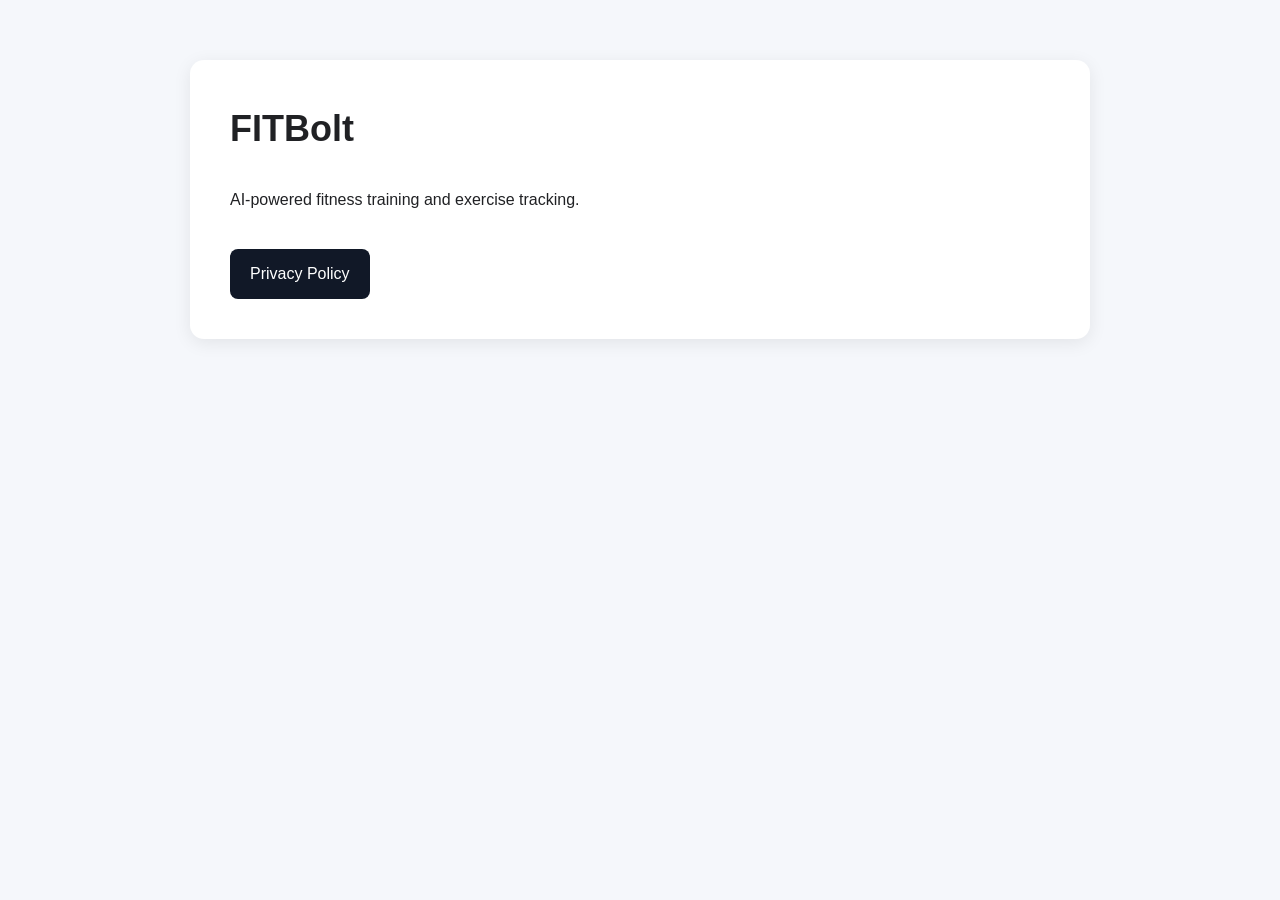
<file: index.html>
<!DOCTYPE html>
<html lang="en">
<head>
  <meta charset="UTF-8">
  <meta name="viewport" content="width=device-width, initial-scale=1.0">
  <title>FITBolt</title>
  <meta name="description" content="FITBolt - AI-powered fitness training.">
  <link rel="stylesheet" href="style.css">
</head>
<body>
  <main class="container">
    <section class="card">
      <h1>FITBolt</h1>
      <p>AI-powered fitness training and exercise tracking.</p>
      <a class="button" href="/privacy-policy.html">Privacy Policy</a>
    </section>
  </main>
</body>
</html>
</file>
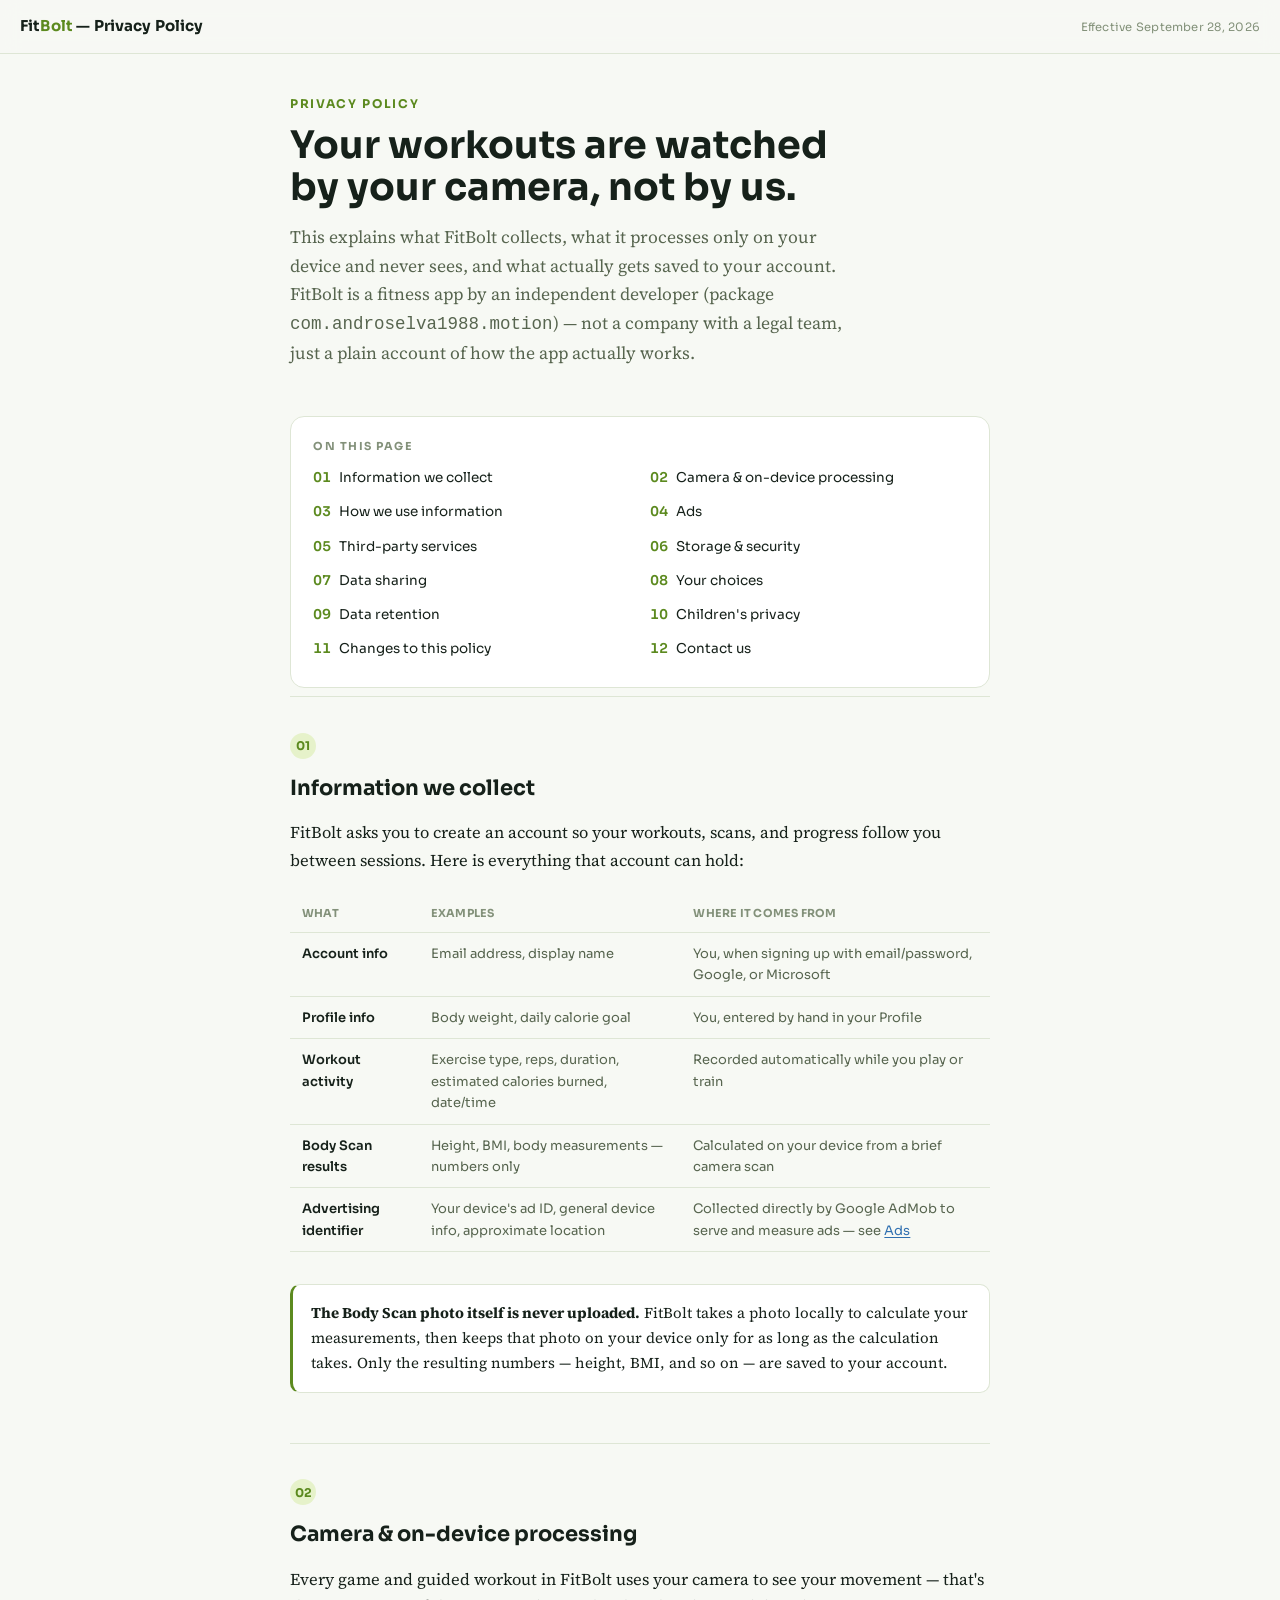
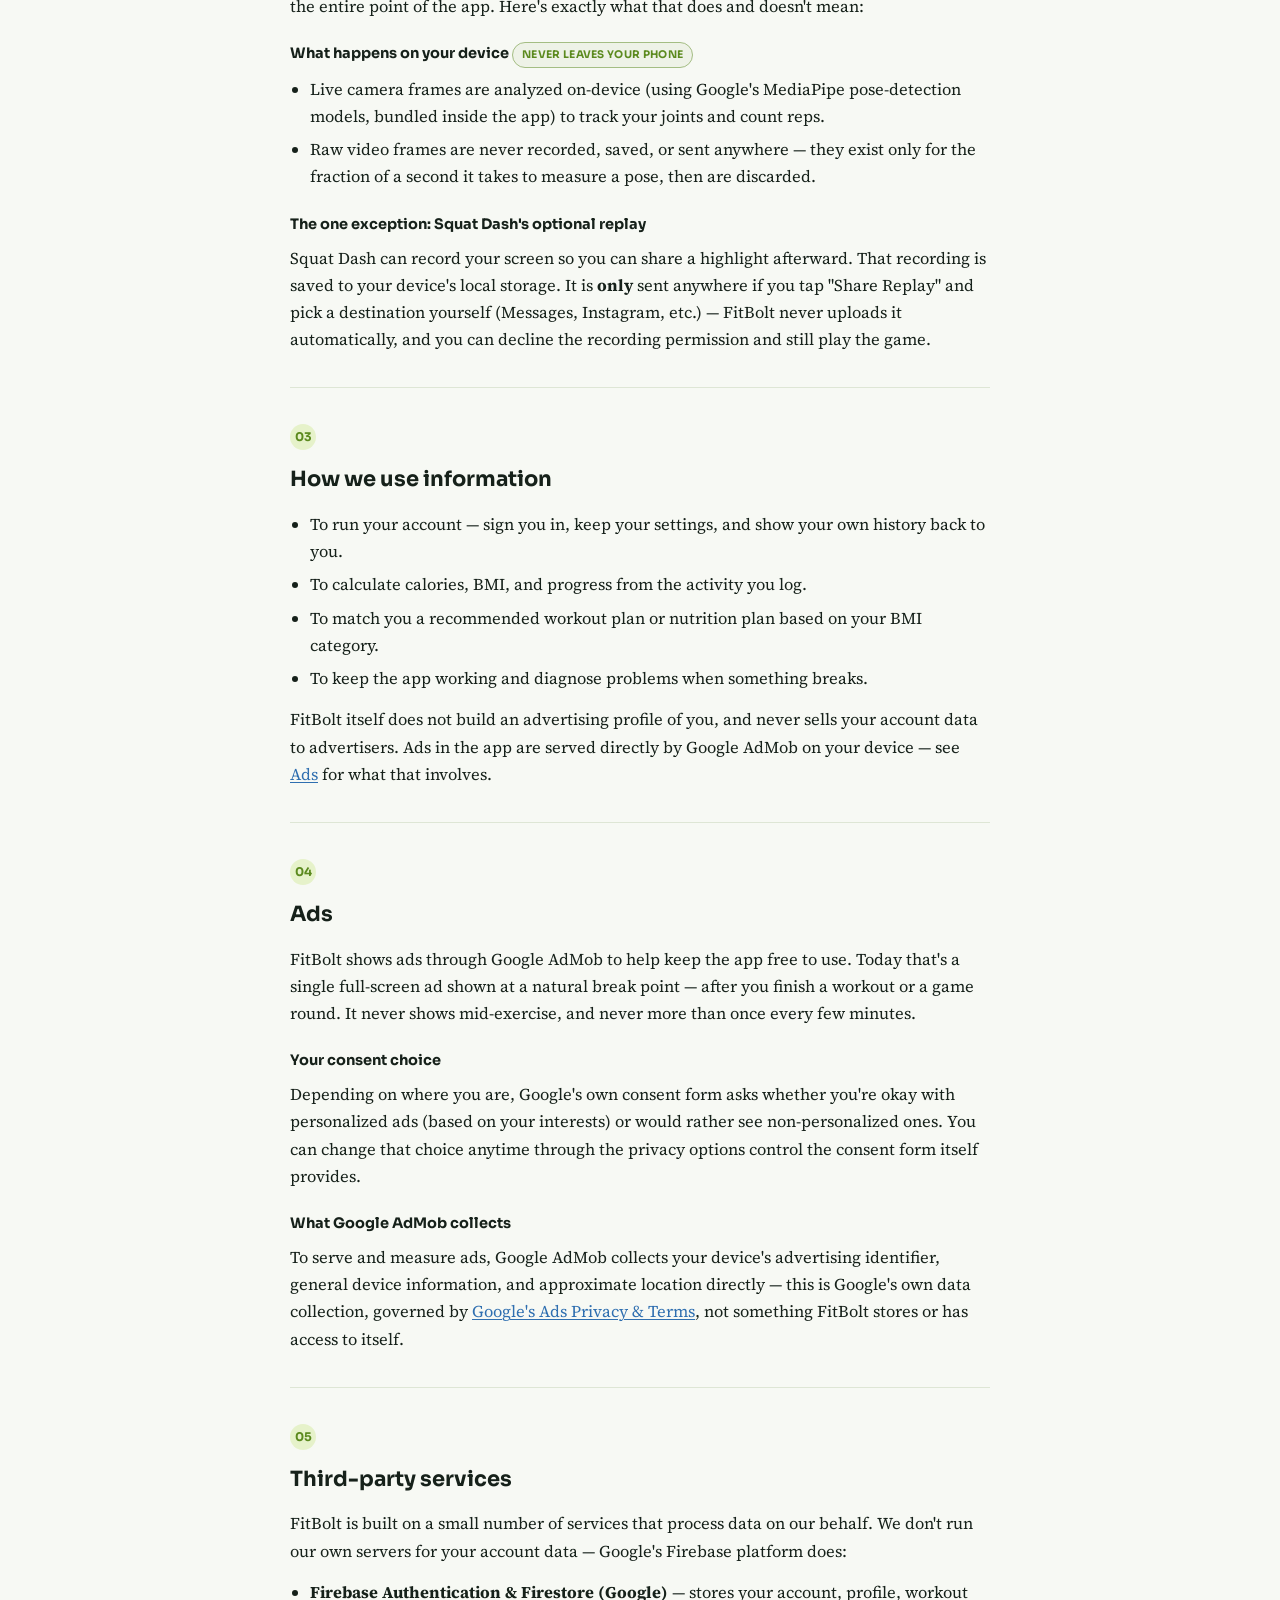
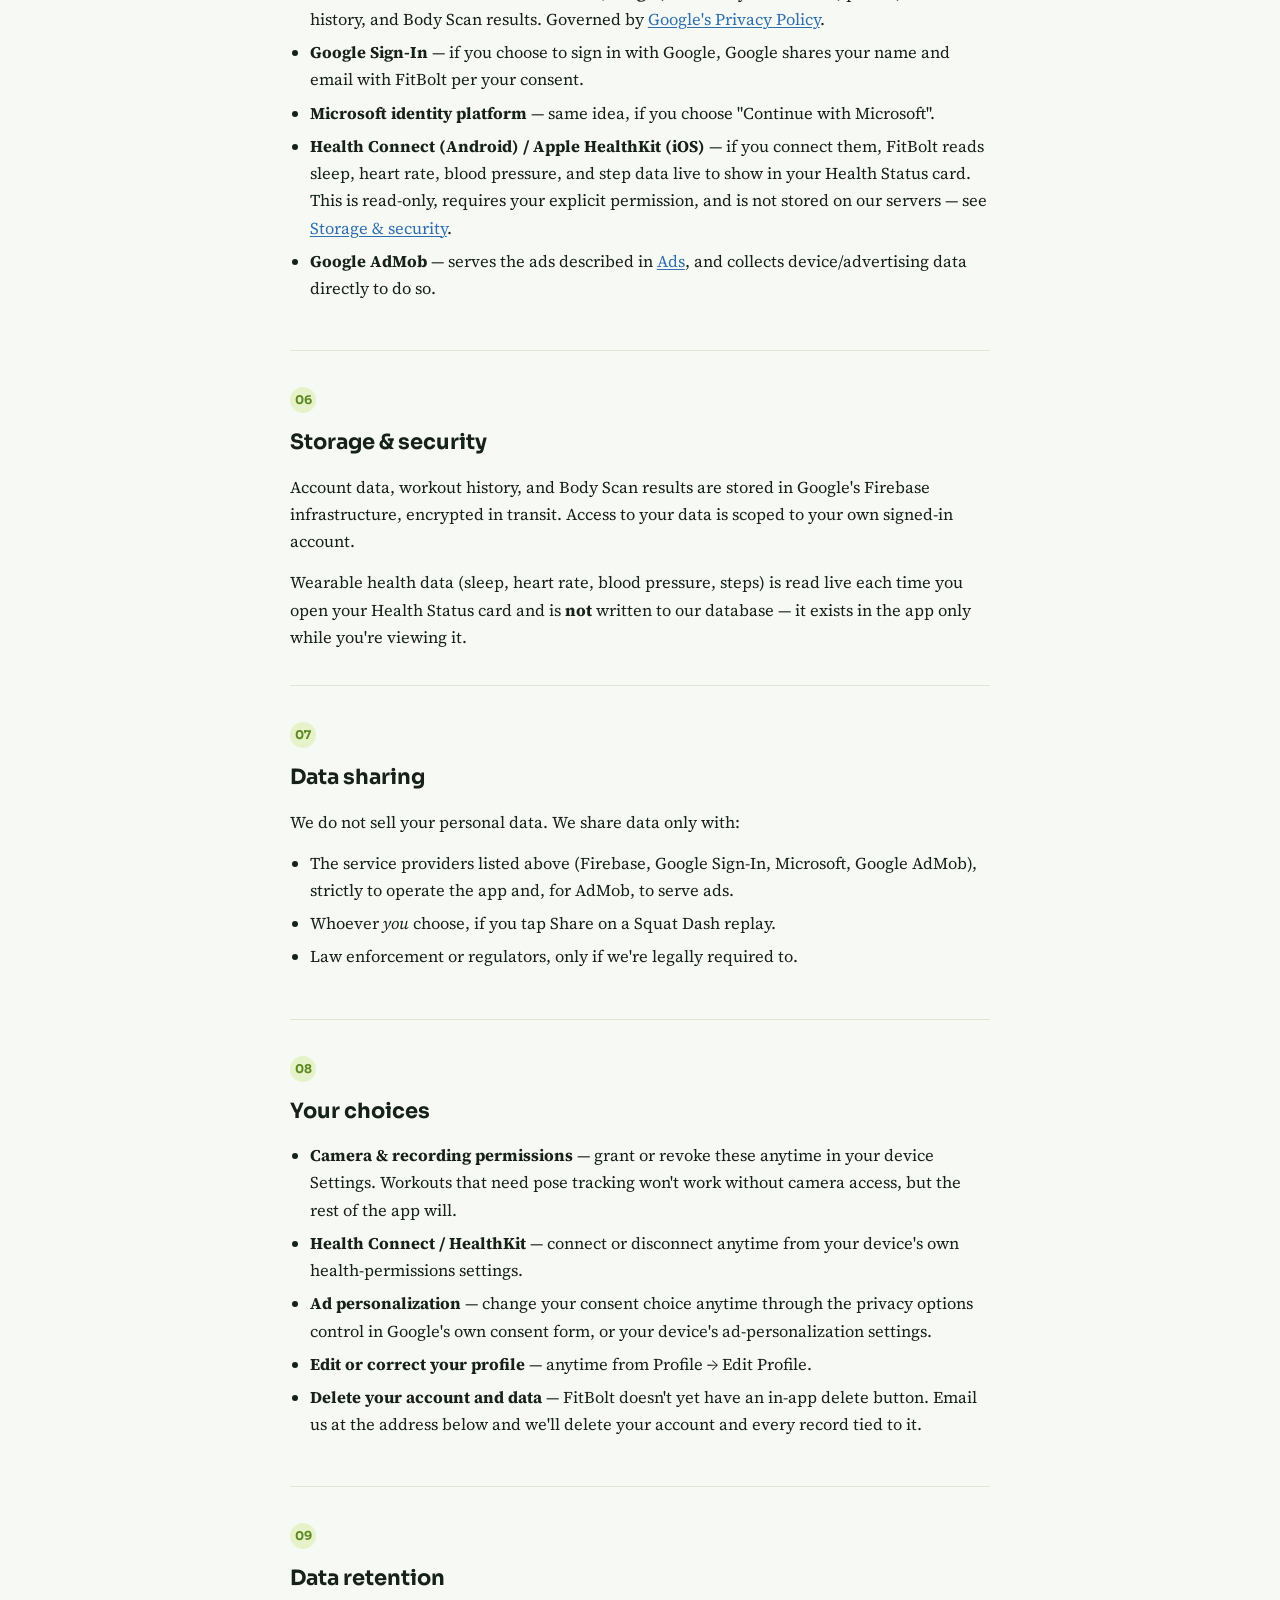
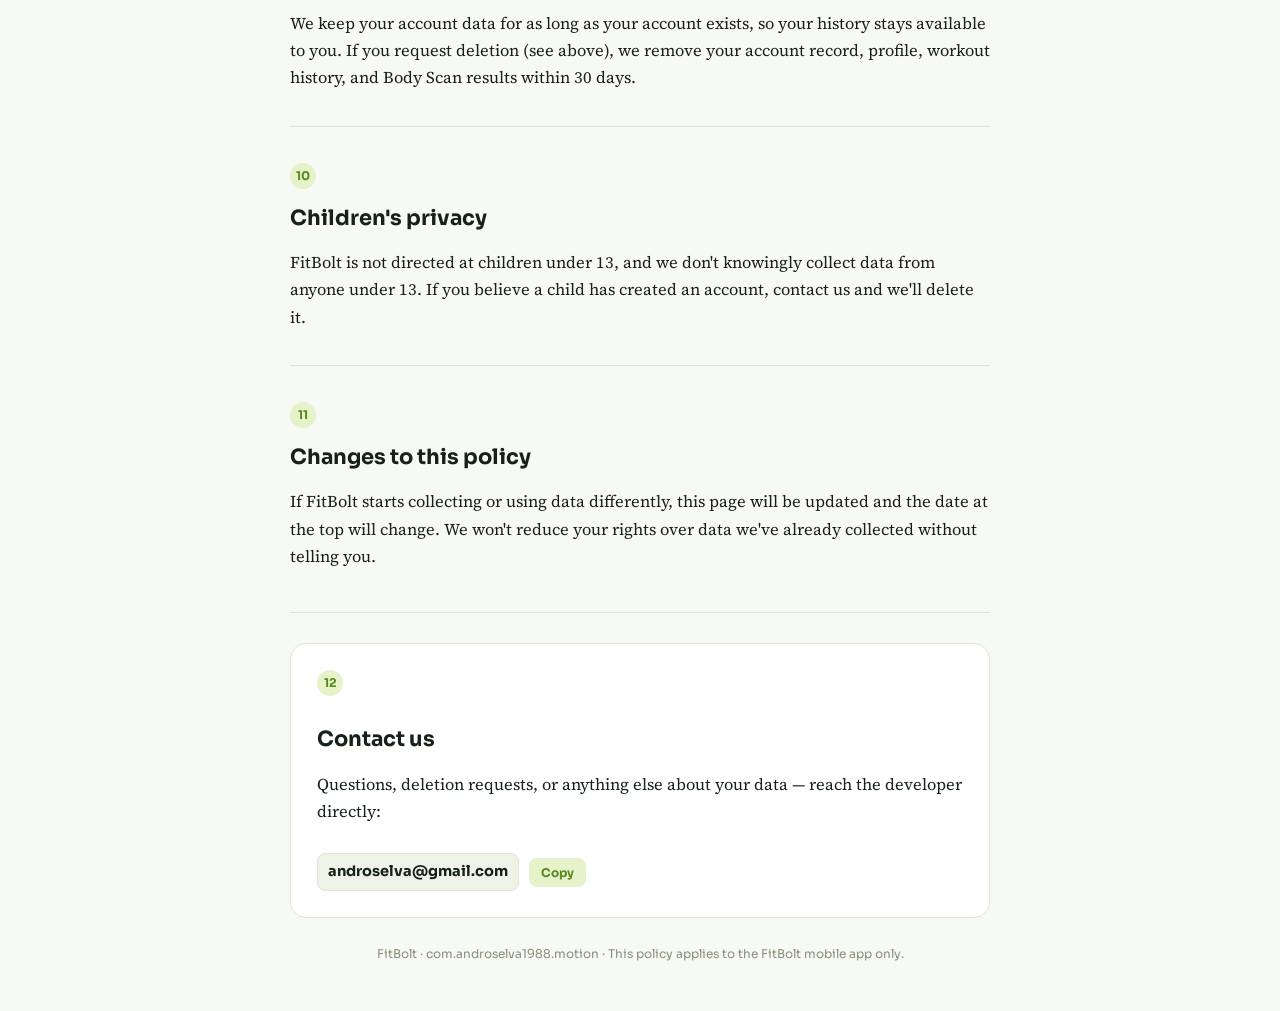
<file: fitbolt-privacy-policy.html>
<!doctype html>
<html lang="en">
<head>
<meta charset="utf-8">
<meta name="viewport" content="width=device-width,initial-scale=1,viewport-fit=cover">
<title>FitBolt Privacy Policy</title>
<link rel="preconnect" href="https://fonts.gstatic.com" crossorigin>
<link href="https://fonts.googleapis.com/css2?family=Sora:wght@600;700;800&family=Source+Serif+4:opsz,wght@8..60,400;8..60,500;8..60,600&display=swap" rel="stylesheet">
<style>
  :root {
    --bg: #f7f9f4;
    --surface: #ffffff;
    --surface-2: #eef2e7;
    --ink: #16211a;
    --ink-muted: #57654f;
    --ink-faint: #83917a;
    --border: #dee6d5;
    --accent: #5c8a1f;
    --accent-bright: #bfe756;
    --accent-soft: #e6f2ca;
    --focus: #2f6fb0;
    color-scheme: light;
  }

  @media (prefers-color-scheme: dark) {
    :root:not([data-theme="light"]) {
      --bg: #10150d;
      --surface: #181f14;
      --surface-2: #1f281a;
      --ink: #edf3e6;
      --ink-muted: #a9b89f;
      --ink-faint: #74836b;
      --border: #2b3524;
      --accent: #bfe756;
      --accent-bright: #bfe756;
      --accent-soft: rgba(191, 231, 86, 0.14);
      --focus: #8fc2f2;
      color-scheme: dark;
    }
  }

  :root[data-theme="dark"] {
    --bg: #10150d;
    --surface: #181f14;
    --surface-2: #1f281a;
    --ink: #edf3e6;
    --ink-muted: #a9b89f;
    --ink-faint: #74836b;
    --border: #2b3524;
    --accent: #bfe756;
    --accent-bright: #bfe756;
    --accent-soft: rgba(191, 231, 86, 0.14);
    --focus: #8fc2f2;
    color-scheme: dark;
  }

  * { box-sizing: border-box; }

  body {
    margin: 0;
    background: var(--bg);
    color: var(--ink);
    font-family: "Source Serif 4", Georgia, "Times New Roman", serif;
    font-size: 16.5px;
    line-height: 1.65;
    padding-inline: 20px;
    padding-block: 0 48px;
  }

  img { max-width: 100%; }

  h1, h2, h3, .display {
    font-family: "Sora", "Segoe UI", Arial, sans-serif;
    text-wrap: balance;
  }

  .topbar {
    position: sticky;
    top: env(safe-area-inset-top, 0px);
    z-index: 10;
    margin-inline: -20px;
    padding: 14px 20px;
    padding-top: calc(14px + env(safe-area-inset-top, 0px));
    background: color-mix(in srgb, var(--bg) 86%, transparent);
    backdrop-filter: blur(10px);
    border-bottom: 1px solid var(--border);
    display: flex;
    align-items: baseline;
    justify-content: space-between;
    gap: 12px;
    flex-wrap: wrap;
  }

  .topbar .name {
    font-family: "Sora", sans-serif;
    font-weight: 700;
    font-size: 15px;
    letter-spacing: 0.01em;
    color: var(--ink);
  }

  .topbar .name span { color: var(--accent); }

  .topbar .updated {
    font-family: "Sora", sans-serif;
    font-size: 11.5px;
    color: var(--ink-faint);
    letter-spacing: 0.02em;
  }

  main { max-width: 700px; margin: 0 auto; }

  header.hero { padding-block: 40px 20px; }

  .eyebrow {
    font-family: "Sora", sans-serif;
    font-size: 12px;
    font-weight: 700;
    letter-spacing: 0.14em;
    text-transform: uppercase;
    color: var(--accent);
    margin: 0 0 10px;
  }

  h1 {
    font-size: clamp(28px, 6vw, 38px);
    font-weight: 700;
    margin: 0 0 14px;
    line-height: 1.12;
  }

  .lede {
    font-size: 17.5px;
    color: var(--ink-muted);
    max-width: 62ch;
    margin: 0;
  }

  nav.toc {
    background: var(--surface);
    border: 1px solid var(--border);
    border-radius: 14px;
    padding: 20px 22px;
    margin-block: 28px 8px;
  }

  nav.toc .toc-label {
    font-family: "Sora", sans-serif;
    font-size: 11px;
    font-weight: 700;
    letter-spacing: 0.14em;
    text-transform: uppercase;
    color: var(--ink-faint);
    margin: 0 0 12px;
  }

  nav.toc ol {
    list-style: none;
    margin: 0;
    padding: 0;
    display: grid;
    grid-template-columns: repeat(2, 1fr);
    gap: 6px 20px;
    counter-reset: toc;
  }

  @media (max-width: 520px) {
    nav.toc ol { grid-template-columns: 1fr; }
  }

  nav.toc li { counter-increment: toc; }

  nav.toc a {
    font-family: "Sora", sans-serif;
    font-size: 13.5px;
    color: var(--ink);
    text-decoration: none;
    display: flex;
    gap: 8px;
  }

  nav.toc a:hover { color: var(--accent); }

  nav.toc a::before {
    content: counter(toc, decimal-leading-zero);
    color: var(--accent);
    font-variant-numeric: tabular-nums;
    font-weight: 600;
  }

  section {
    padding-block: 34px;
    border-top: 1px solid var(--border);
    scroll-margin-top: 70px;
  }

  section .num, .contact-card .num {
    display: inline-flex;
    align-items: center;
    justify-content: center;
    font-family: "Sora", sans-serif;
    font-size: 12px;
    font-weight: 700;
    color: var(--accent);
    background: var(--accent-soft);
    border-radius: 999px;
    width: 26px;
    height: 26px;
    margin-bottom: 12px;
  }

  h2 { font-size: 21px; font-weight: 700; margin: 0 0 14px; }

  h3 {
    font-family: "Sora", sans-serif;
    font-size: 14.5px;
    font-weight: 700;
    margin: 22px 0 8px;
    color: var(--ink);
  }

  p { margin: 0 0 14px; }
  p:last-child { margin-bottom: 0; }

  ul { margin: 0 0 14px; padding-left: 1.2em; }
  li { margin-bottom: 6px; }
  li:last-child { margin-bottom: 0; }

  strong { color: var(--ink); }

  a { color: var(--focus); text-decoration-thickness: 1px; text-underline-offset: 2px; }
  a:focus-visible, button:focus-visible { outline: 2px solid var(--focus); outline-offset: 2px; }

  .data-table {
    width: 100%;
    border-collapse: collapse;
    font-family: "Sora", sans-serif;
    font-size: 13px;
    margin-block: 6px 16px;
  }

  .table-wrap { overflow-x: auto; }

  .data-table th, .data-table td {
    text-align: left;
    padding: 10px 12px;
    border-bottom: 1px solid var(--border);
    vertical-align: top;
  }

  .data-table th {
    color: var(--ink-faint);
    font-weight: 700;
    letter-spacing: 0.02em;
    text-transform: uppercase;
    font-size: 11px;
    white-space: nowrap;
  }

  .data-table td { color: var(--ink-muted); }
  .data-table td.what { color: var(--ink); font-weight: 600; font-family: "Sora", sans-serif; }

  .pill {
    display: inline-block;
    font-family: "Sora", sans-serif;
    font-size: 10.5px;
    font-weight: 700;
    letter-spacing: 0.03em;
    text-transform: uppercase;
    padding: 3px 9px;
    border-radius: 999px;
    background: var(--surface-2);
    color: var(--ink-muted);
    border: 1px solid var(--border);
  }

  .pill.on-device { color: var(--accent); border-color: color-mix(in srgb, var(--accent) 45%, var(--border)); }

  .callout {
    background: var(--surface);
    border: 1px solid var(--border);
    border-left: 3px solid var(--accent);
    border-radius: 10px;
    padding: 16px 18px;
    margin-block: 16px;
    font-size: 15px;
  }

  .callout p { margin: 0; }
  .callout p + p { margin-top: 8px; }

  footer {
    margin-top: 8px;
    padding-top: 30px;
    border-top: 1px solid var(--border);
  }

  .contact-card {
    background: var(--surface);
    border: 1px solid var(--border);
    border-radius: 16px;
    padding: 26px;
    display: flex;
    flex-direction: column;
    gap: 14px;
  }

  .contact-card h2 { margin: 0; }

  .contact-row {
    display: flex;
    align-items: center;
    gap: 10px;
    flex-wrap: wrap;
    font-family: "Sora", sans-serif;
    font-size: 14.5px;
  }

  .contact-value {
    font-weight: 700;
    color: var(--ink);
    background: var(--surface-2);
    border: 1px solid var(--border);
    border-radius: 8px;
    padding: 6px 10px;
    user-select: all;
  }

  .copy-btn {
    font-family: "Sora", sans-serif;
    font-size: 12px;
    font-weight: 700;
    color: var(--accent);
    background: var(--accent-soft);
    border: none;
    border-radius: 8px;
    padding: 7px 12px;
    cursor: pointer;
  }

  .copy-btn:hover { filter: brightness(0.97); }

  .fineprint {
    margin-top: 26px;
    font-family: "Sora", sans-serif;
    font-size: 12px;
    color: var(--ink-faint);
    text-align: center;
  }

  [hidden] { display: none !important; }
</style>
</head>
<body>

<div class="topbar">
  <div class="name">Fit<span>Bolt</span> — Privacy Policy</div>
  <div class="updated">Effective September 28, 2026</div>
</div>

<main>
  <header class="hero">
    <p class="eyebrow">Privacy Policy</p>
    <h1>Your workouts are watched by your camera, not by us.</h1>
    <p class="lede">
      This explains what FitBolt collects, what it processes only on your device and never sees,
      and what actually gets saved to your account. FitBolt is a fitness app by an independent developer
      (package <code>com.androselva1988.motion</code>) — not a company with a legal team, just a plain account
      of how the app actually works.
    </p>
  </header>

  <nav class="toc" aria-label="Table of contents">
    <p class="toc-label">On this page</p>
    <ol>
      <li><a href="#collect">Information we collect</a></li>
      <li><a href="#camera">Camera &amp; on-device processing</a></li>
      <li><a href="#use">How we use information</a></li>
      <li><a href="#ads">Ads</a></li>
      <li><a href="#third-party">Third-party services</a></li>
      <li><a href="#storage">Storage &amp; security</a></li>
      <li><a href="#sharing">Data sharing</a></li>
      <li><a href="#choices">Your choices</a></li>
      <li><a href="#retention">Data retention</a></li>
      <li><a href="#children">Children's privacy</a></li>
      <li><a href="#changes">Changes to this policy</a></li>
      <li><a href="#contact">Contact us</a></li>
    </ol>
  </nav>

  <section id="collect">
    <span class="num">01</span>
    <h2>Information we collect</h2>
    <p>FitBolt asks you to create an account so your workouts, scans, and progress follow you between sessions. Here is everything that account can hold:</p>

    <div class="table-wrap">
      <table class="data-table">
        <thead>
          <tr><th>What</th><th>Examples</th><th>Where it comes from</th></tr>
        </thead>
        <tbody>
          <tr>
            <td class="what">Account info</td>
            <td>Email address, display name</td>
            <td>You, when signing up with email/password, Google, or Microsoft</td>
          </tr>
          <tr>
            <td class="what">Profile info</td>
            <td>Body weight, daily calorie goal</td>
            <td>You, entered by hand in your Profile</td>
          </tr>
          <tr>
            <td class="what">Workout activity</td>
            <td>Exercise type, reps, duration, estimated calories burned, date/time</td>
            <td>Recorded automatically while you play or train</td>
          </tr>
          <tr>
            <td class="what">Body Scan results</td>
            <td>Height, BMI, body measurements — numbers only</td>
            <td>Calculated on your device from a brief camera scan</td>
          </tr>
          <tr>
            <td class="what">Advertising identifier</td>
            <td>Your device's ad ID, general device info, approximate location</td>
            <td>Collected directly by Google AdMob to serve and measure ads — see <a href="#ads">Ads</a></td>
          </tr>
        </tbody>
      </table>
    </div>

    <div class="callout">
      <p><strong>The Body Scan photo itself is never uploaded.</strong> FitBolt takes a photo locally to calculate
      your measurements, then keeps that photo on your device only for as long as the calculation takes.
      Only the resulting numbers — height, BMI, and so on — are saved to your account.</p>
    </div>
  </section>

  <section id="camera">
    <span class="num">02</span>
    <h2>Camera &amp; on-device processing</h2>
    <p>Every game and guided workout in FitBolt uses your camera to see your movement — that's the entire point of the app. Here's exactly what that does and doesn't mean:</p>

    <h3>What happens on your device <span class="pill on-device">Never leaves your phone</span></h3>
    <ul>
      <li>Live camera frames are analyzed on-device (using Google's MediaPipe pose-detection models, bundled inside the app) to track your joints and count reps.</li>
      <li>Raw video frames are never recorded, saved, or sent anywhere — they exist only for the fraction of a second it takes to measure a pose, then are discarded.</li>
    </ul>

    <h3>The one exception: Squat Dash's optional replay</h3>
    <p>
      Squat Dash can record your screen so you can share a highlight afterward. That recording is saved
      to your device's local storage. It is <strong>only</strong> sent anywhere if you tap "Share Replay" and
      pick a destination yourself (Messages, Instagram, etc.) — FitBolt never uploads it automatically, and
      you can decline the recording permission and still play the game.
    </p>
  </section>

  <section id="use">
    <span class="num">03</span>
    <h2>How we use information</h2>
    <ul>
      <li>To run your account — sign you in, keep your settings, and show your own history back to you.</li>
      <li>To calculate calories, BMI, and progress from the activity you log.</li>
      <li>To match you a recommended workout plan or nutrition plan based on your BMI category.</li>
      <li>To keep the app working and diagnose problems when something breaks.</li>
    </ul>
    <p>
      FitBolt itself does not build an advertising profile of you, and never sells your account data to
      advertisers. Ads in the app are served directly by Google AdMob on your device — see <a href="#ads">Ads</a>
      for what that involves.
    </p>
  </section>

  <section id="ads">
    <span class="num">04</span>
    <h2>Ads</h2>
    <p>
      FitBolt shows ads through Google AdMob to help keep the app free to use. Today that's a single
      full-screen ad shown at a natural break point — after you finish a workout or a game round. It never
      shows mid-exercise, and never more than once every few minutes.
    </p>

    <h3>Your consent choice</h3>
    <p>
      Depending on where you are, Google's own consent form asks whether you're okay with personalized ads
      (based on your interests) or would rather see non-personalized ones. You can change that choice anytime
      through the privacy options control the consent form itself provides.
    </p>

    <h3>What Google AdMob collects</h3>
    <p>
      To serve and measure ads, Google AdMob collects your device's advertising identifier, general device
      information, and approximate location directly — this is Google's own data collection, governed by
      <a href="https://policies.google.com/technologies/partner-sites" target="_blank" rel="noopener">Google's Ads Privacy &amp; Terms</a>,
      not something FitBolt stores or has access to itself.
    </p>
  </section>

  <section id="third-party">
    <span class="num">05</span>
    <h2>Third-party services</h2>
    <p>FitBolt is built on a small number of services that process data on our behalf. We don't run our own servers for your account data — Google's Firebase platform does:</p>
    <ul>
      <li><strong>Firebase Authentication &amp; Firestore (Google)</strong> — stores your account, profile, workout history, and Body Scan results. Governed by <a href="https://policies.google.com/privacy" target="_blank" rel="noopener">Google's Privacy Policy</a>.</li>
      <li><strong>Google Sign-In</strong> — if you choose to sign in with Google, Google shares your name and email with FitBolt per your consent.</li>
      <li><strong>Microsoft identity platform</strong> — same idea, if you choose "Continue with Microsoft".</li>
      <li><strong>Health Connect (Android) / Apple HealthKit (iOS)</strong> — if you connect them, FitBolt reads sleep, heart rate, blood pressure, and step data live to show in your Health Status card. This is read-only, requires your explicit permission, and is not stored on our servers — see <a href="#storage">Storage &amp; security</a>.</li>
      <li><strong>Google AdMob</strong> — serves the ads described in <a href="#ads">Ads</a>, and collects device/advertising data directly to do so.</li>
    </ul>
  </section>

  <section id="storage">
    <span class="num">06</span>
    <h2>Storage &amp; security</h2>
    <p>
      Account data, workout history, and Body Scan results are stored in Google's Firebase infrastructure,
      encrypted in transit. Access to your data is scoped to your own signed-in account.
    </p>
    <p>
      Wearable health data (sleep, heart rate, blood pressure, steps) is read live each time you open your
      Health Status card and is <strong>not</strong> written to our database — it exists in the app only while
      you're viewing it.
    </p>
  </section>

  <section id="sharing">
    <span class="num">07</span>
    <h2>Data sharing</h2>
    <p>We do not sell your personal data. We share data only with:</p>
    <ul>
      <li>The service providers listed above (Firebase, Google Sign-In, Microsoft, Google AdMob), strictly to operate the app and, for AdMob, to serve ads.</li>
      <li>Whoever <em>you</em> choose, if you tap Share on a Squat Dash replay.</li>
      <li>Law enforcement or regulators, only if we're legally required to.</li>
    </ul>
  </section>

  <section id="choices">
    <span class="num">08</span>
    <h2>Your choices</h2>
    <ul>
      <li><strong>Camera &amp; recording permissions</strong> — grant or revoke these anytime in your device Settings. Workouts that need pose tracking won't work without camera access, but the rest of the app will.</li>
      <li><strong>Health Connect / HealthKit</strong> — connect or disconnect anytime from your device's own health-permissions settings.</li>
      <li><strong>Ad personalization</strong> — change your consent choice anytime through the privacy options control in Google's own consent form, or your device's ad-personalization settings.</li>
      <li><strong>Edit or correct your profile</strong> — anytime from Profile → Edit Profile.</li>
      <li><strong>Delete your account and data</strong> — FitBolt doesn't yet have an in-app delete button. Email us at the address below and we'll delete your account and every record tied to it.</li>
    </ul>
  </section>

  <section id="retention">
    <span class="num">09</span>
    <h2>Data retention</h2>
    <p>
      We keep your account data for as long as your account exists, so your history stays available to you.
      If you request deletion (see above), we remove your account record, profile, workout history, and
      Body Scan results within 30 days.
    </p>
  </section>

  <section id="children">
    <span class="num">10</span>
    <h2>Children's privacy</h2>
    <p>
      FitBolt is not directed at children under 13, and we don't knowingly collect data from anyone under 13.
      If you believe a child has created an account, contact us and we'll delete it.
    </p>
  </section>

  <section id="changes">
    <span class="num">11</span>
    <h2>Changes to this policy</h2>
    <p>
      If FitBolt starts collecting or using data differently, this page will be updated and the date at the
      top will change. We won't reduce your rights over data we've already collected without telling you.
    </p>
  </section>

  <footer id="contact">
    <div class="contact-card">
      <span class="num">12</span>
      <h2>Contact us</h2>
      <p>Questions, deletion requests, or anything else about your data — reach the developer directly:</p>
      <div class="contact-row">
        <span class="contact-value" id="contact-email">androselva@gmail.com</span>
        <button class="copy-btn" type="button" onclick="copyEmail()">Copy</button>
      </div>
    </div>
    <p class="fineprint">FitBolt · com.androselva1988.motion · This policy applies to the FitBolt mobile app only.</p>
  </footer>
</main>

<script>
  function copyEmail() {
    var email = document.getElementById('contact-email').textContent;
    var btn = document.querySelector('.copy-btn');
    var done = function () {
      var original = btn.textContent;
      btn.textContent = 'Copied';
      setTimeout(function () { btn.textContent = original; }, 1500);
    };
    try {
      navigator.clipboard.writeText(email).then(done).catch(function () { selectFallback(); });
    } catch (e) {
      selectFallback();
    }
    function selectFallback() {
      var range = document.createRange();
      range.selectNode(document.getElementById('contact-email'));
      window.getSelection().removeAllRanges();
      window.getSelection().addRange(range);
    }
  }
</script>

</body>
</html>
</file>
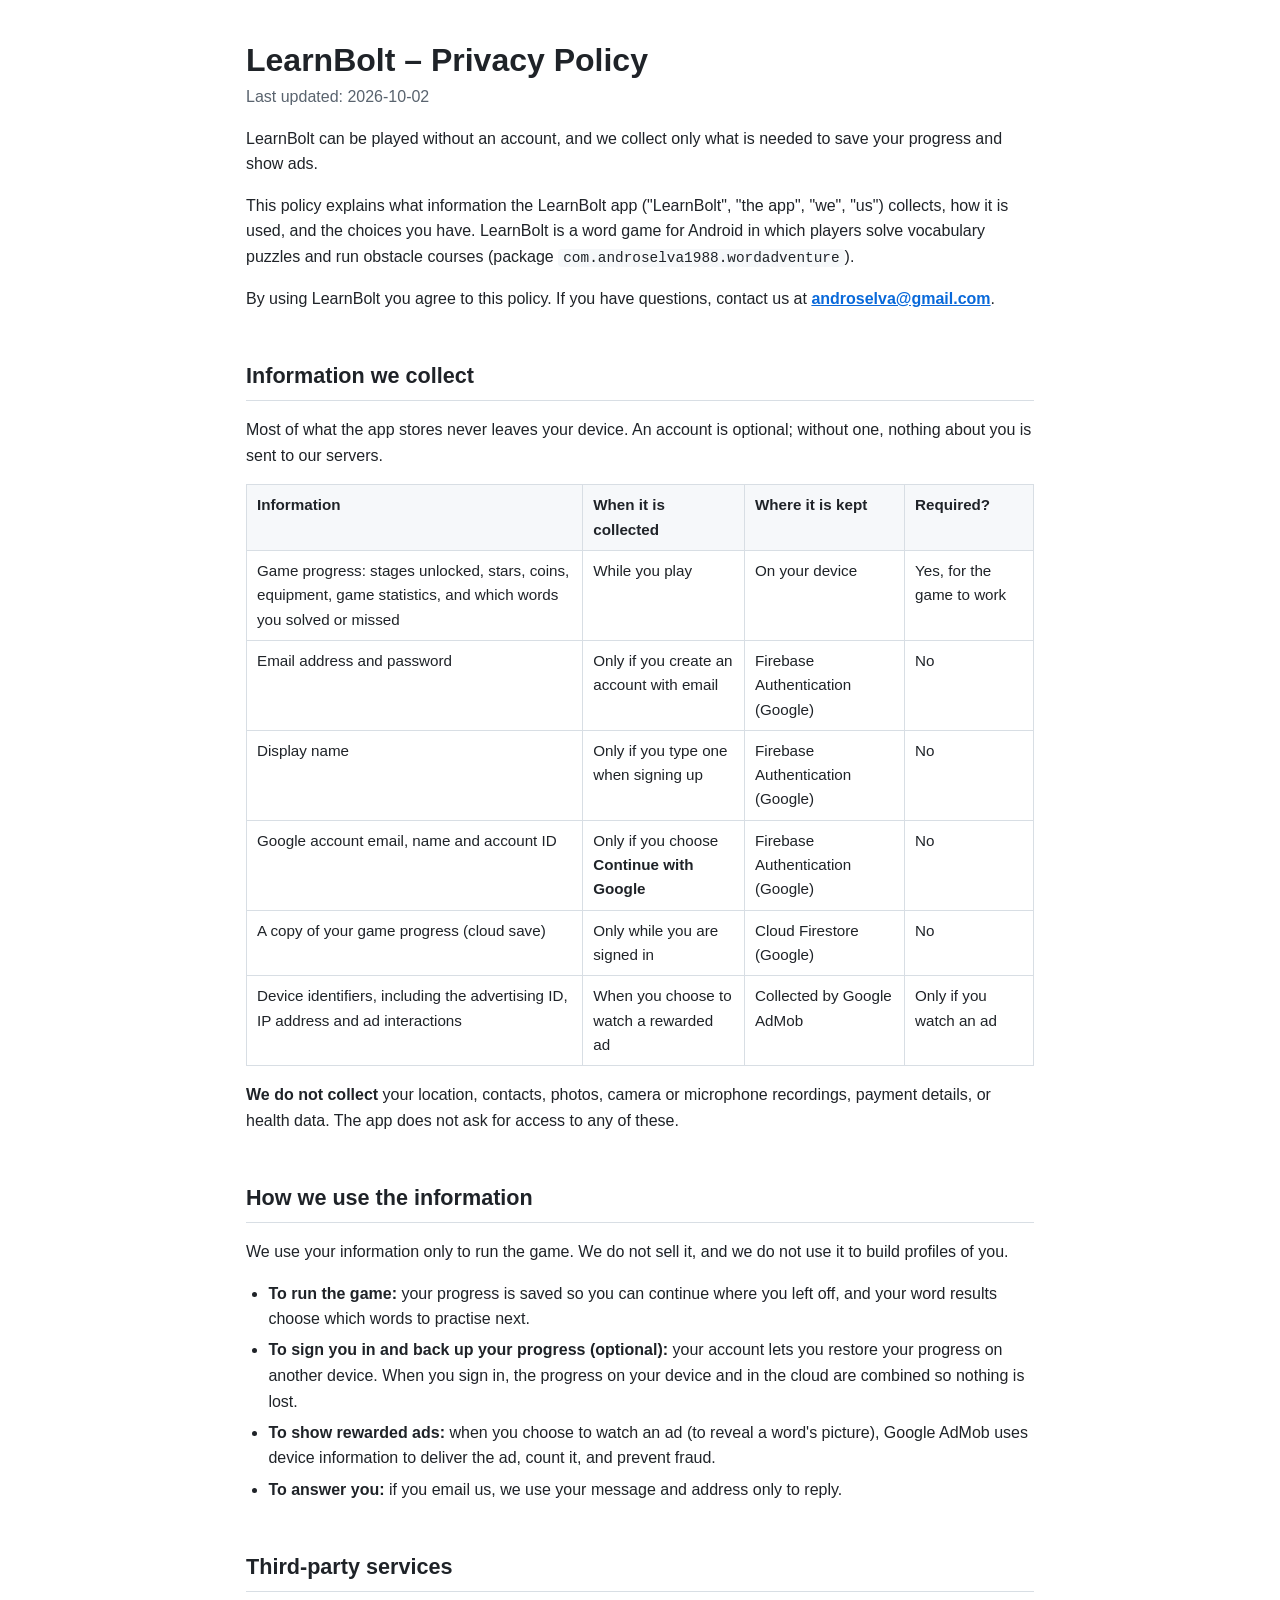
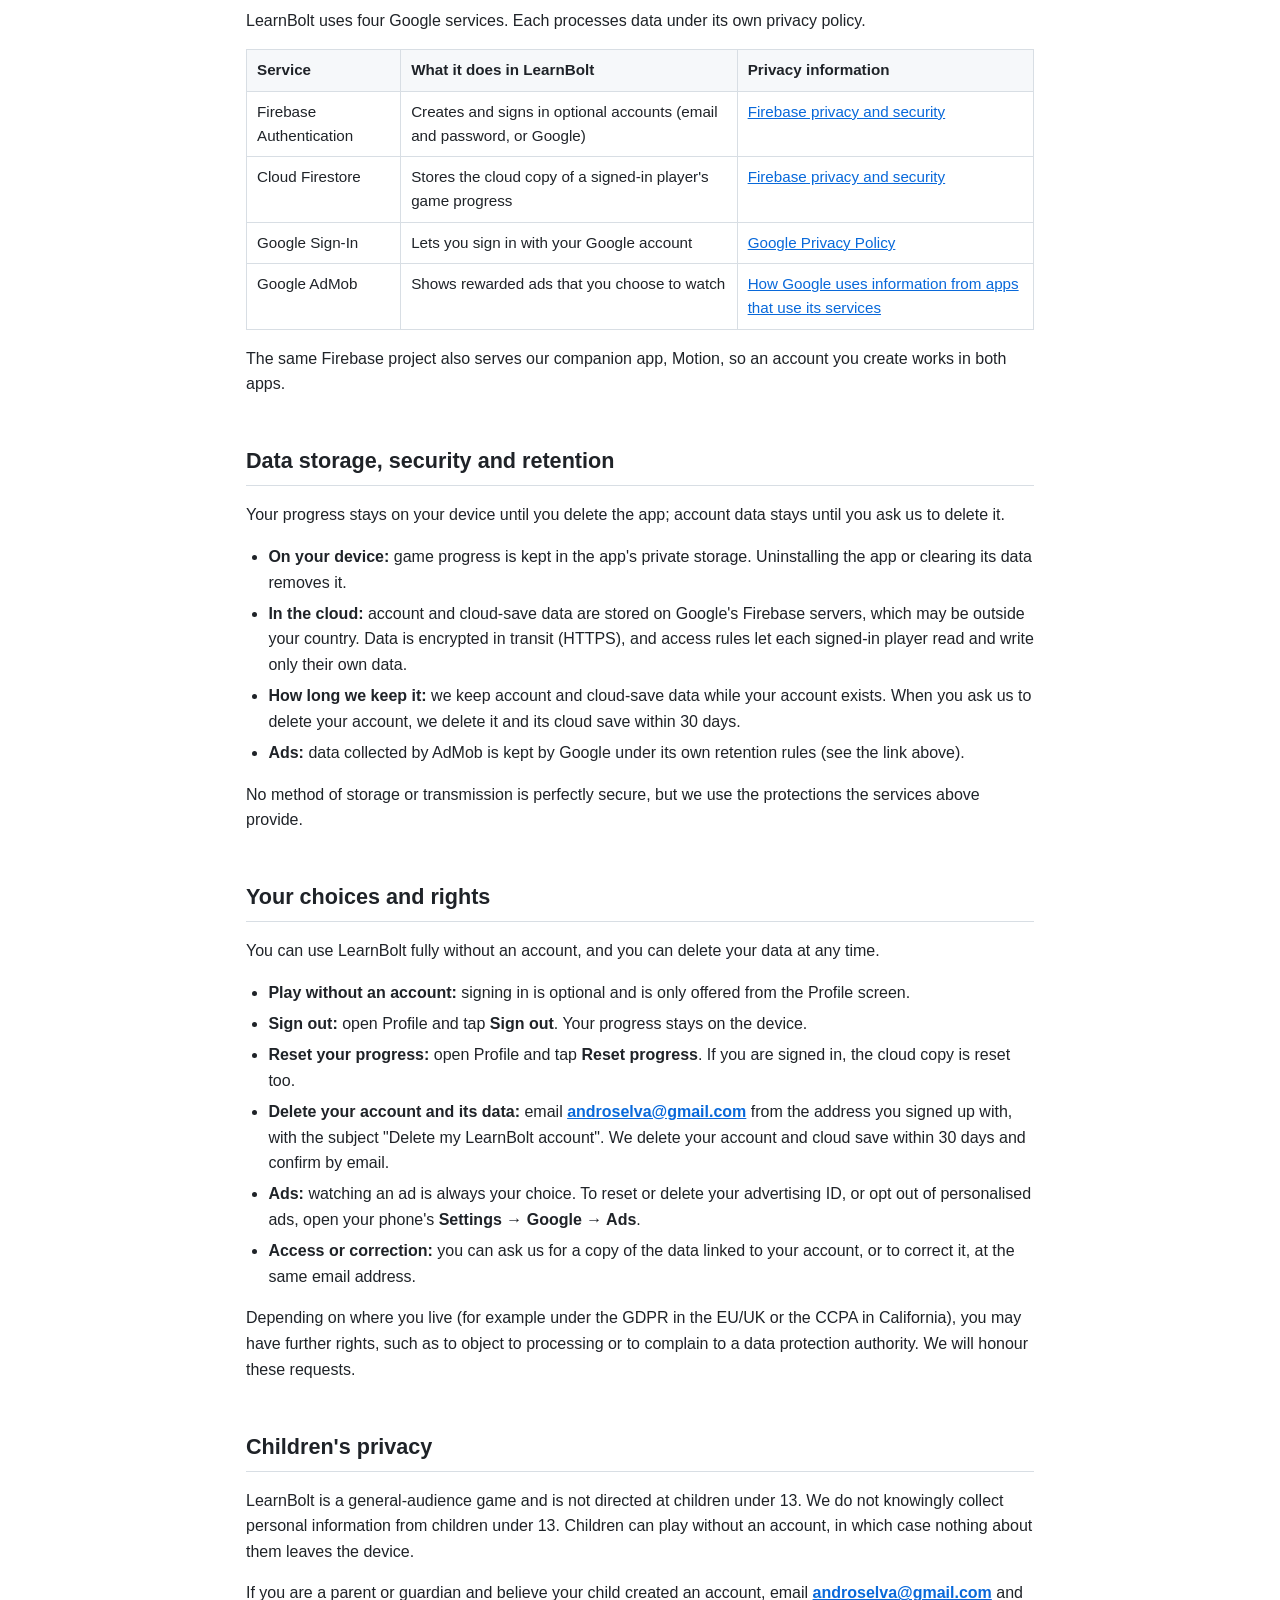
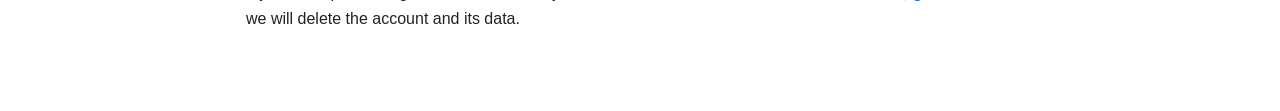
<file: learnbolt-privacy-policy.html>
<!doctype html>
<html lang="en">
<head>
<meta charset="utf-8">
<meta name="viewport" content="width=device-width, initial-scale=1">
<title>LearnBolt – Privacy Policy</title>
<style>
  :root { --bg:#ffffff; --fg:#1f2328; --muted:#59636e; --line:#d8dee4; --head:#f6f8fa; --link:#0969da; }
  @media (prefers-color-scheme: dark) { :root { --bg:#0d1117; --fg:#e6edf3; --muted:#9198a1; --line:#30363d; --head:#161b22; --link:#4493f8; } }
  * { box-sizing: border-box; }
  body { margin:0; background:var(--bg); color:var(--fg); font:16px/1.6 -apple-system, BlinkMacSystemFont, "Segoe UI", Roboto, Helvetica, Arial, sans-serif; }
  main { max-width: 820px; margin: 0 auto; padding: 40px 16px 64px; }
  h1 { font-size: 2rem; line-height:1.25; margin: 0 0 4px; }
  h1 + p { color: var(--muted); margin-top: 0; }
  h2 { font-size: 1.35rem; margin: 2.2em 0 .6em; padding-bottom: .3em; border-bottom: 1px solid var(--line); }
  a { color: var(--link); }
  code { font-family: ui-monospace, SFMono-Regular, Menlo, Consolas, monospace; font-size: .9em; background: var(--head); padding: .1em .35em; border-radius: 4px; word-break: break-all; }
  ul { padding-left: 1.4em; } li p { margin: .35em 0; }
  .table-wrap { overflow-x: auto; margin: 1em 0; }
  table { border-collapse: collapse; width: 100%; font-size: .95rem; }
  th, td { border: 1px solid var(--line); padding: 8px 10px; text-align: left; vertical-align: top; }
  th { background: var(--head); }
</style>
</head>
<body>
<main>
<h1 id="learnbolt-privacy-policy">LearnBolt – Privacy Policy</h1>
<p>Last updated: <time data-atom="date" datetime="2026-10-02">2026-10-02</time></p>
<p>LearnBolt can be played without an account, and we collect only what is needed to save your progress and show ads.</p>
<p>This policy explains what information the LearnBolt app (&quot;LearnBolt&quot;, &quot;the app&quot;, &quot;we&quot;, &quot;us&quot;) collects, how it is used, and the choices you have. LearnBolt is a word game for Android in which players solve vocabulary puzzles and run obstacle courses (package <code>com.androselva1988.wordadventure</code>).</p>
<p>By using LearnBolt you agree to this policy. If you have questions, contact us at <strong><a href="mailto:androselva@gmail.com">androselva@gmail.com</a></strong>.</p>
<h2 id="information-we-collect">Information we collect</h2>
<p>Most of what the app stores never leaves your device. An account is optional; without one, nothing about you is sent to our servers.</p>
<div class="table-wrap"><table><thead><tr><th>Information</th><th>When it is collected</th><th>Where it is kept</th><th>Required?</th></tr></thead><tbody><tr><td>Game progress: stages unlocked, stars, coins, equipment, game statistics, and which words you solved or missed</td><td>While you play</td><td>On your device</td><td>Yes, for the game to work</td></tr><tr><td>Email address and password</td><td>Only if you create an account with email</td><td>Firebase Authentication (Google)</td><td>No</td></tr><tr><td>Display name</td><td>Only if you type one when signing up</td><td>Firebase Authentication (Google)</td><td>No</td></tr><tr><td>Google account email, name and account ID</td><td>Only if you choose <strong>Continue with Google</strong></td><td>Firebase Authentication (Google)</td><td>No</td></tr><tr><td>A copy of your game progress (cloud save)</td><td>Only while you are signed in</td><td>Cloud Firestore (Google)</td><td>No</td></tr><tr><td>Device identifiers, including the advertising ID, IP address and ad interactions</td><td>When you choose to watch a rewarded ad</td><td>Collected by Google AdMob</td><td>Only if you watch an ad</td></tr></tbody></table></div>
<p><strong>We do not collect</strong> your location, contacts, photos, camera or microphone recordings, payment details, or health data. The app does not ask for access to any of these.</p>
<h2 id="how-we-use-the-information">How we use the information</h2>
<p>We use your information only to run the game. We do not sell it, and we do not use it to build profiles of you.</p>
<ul><li><p><strong>To run the game:</strong> your progress is saved so you can continue where you left off, and your word results choose which words to practise next.</p></li><li><p><strong>To sign you in and back up your progress (optional):</strong> your account lets you restore your progress on another device. When you sign in, the progress on your device and in the cloud are combined so nothing is lost.</p></li><li><p><strong>To show rewarded ads:</strong> when you choose to watch an ad (to reveal a word&#39;s picture), Google AdMob uses device information to deliver the ad, count it, and prevent fraud.</p></li><li><p><strong>To answer you:</strong> if you email us, we use your message and address only to reply.</p></li></ul>
<h2 id="third-party-services">Third-party services</h2>
<p>LearnBolt uses four Google services. Each processes data under its own privacy policy.</p>
<div class="table-wrap"><table><thead><tr><th>Service</th><th>What it does in LearnBolt</th><th>Privacy information</th></tr></thead><tbody><tr><td>Firebase Authentication</td><td>Creates and signs in optional accounts (email and password, or Google)</td><td><a href="https://firebase.google.com/support/privacy">Firebase privacy and security</a></td></tr><tr><td>Cloud Firestore</td><td>Stores the cloud copy of a signed-in player&#39;s game progress</td><td><a href="https://firebase.google.com/support/privacy">Firebase privacy and security</a></td></tr><tr><td>Google Sign-In</td><td>Lets you sign in with your Google account</td><td><a href="https://policies.google.com/privacy">Google Privacy Policy</a></td></tr><tr><td>Google AdMob</td><td>Shows rewarded ads that you choose to watch</td><td><a href="https://policies.google.com/technologies/partner-sites">How Google uses information from apps that use its services</a></td></tr></tbody></table></div>
<p>The same Firebase project also serves our companion app, Motion, so an account you create works in both apps.</p>
<h2 id="data-storage-security-and-retention">Data storage, security and retention</h2>
<p>Your progress stays on your device until you delete the app; account data stays until you ask us to delete it.</p>
<ul><li><p><strong>On your device:</strong> game progress is kept in the app&#39;s private storage. Uninstalling the app or clearing its data removes it.</p></li><li><p><strong>In the cloud:</strong> account and cloud-save data are stored on Google&#39;s Firebase servers, which may be outside your country. Data is encrypted in transit (HTTPS), and access rules let each signed-in player read and write only their own data.</p></li><li><p><strong>How long we keep it:</strong> we keep account and cloud-save data while your account exists. When you ask us to delete your account, we delete it and its cloud save within 30 days.</p></li><li><p><strong>Ads:</strong> data collected by AdMob is kept by Google under its own retention rules (see the link above).</p></li></ul>
<p>No method of storage or transmission is perfectly secure, but we use the protections the services above provide.</p>
<h2 id="your-choices-and-rights">Your choices and rights</h2>
<p>You can use LearnBolt fully without an account, and you can delete your data at any time.</p>
<ul><li><p><strong>Play without an account:</strong> signing in is optional and is only offered from the Profile screen.</p></li><li><p><strong>Sign out:</strong> open Profile and tap <strong>Sign out</strong>. Your progress stays on the device.</p></li><li><p><strong>Reset your progress:</strong> open Profile and tap <strong>Reset progress</strong>. If you are signed in, the cloud copy is reset too.</p></li><li><p><strong>Delete your account and its data:</strong> email <strong><a href="mailto:androselva@gmail.com">androselva@gmail.com</a></strong> from the address you signed up with, with the subject &quot;Delete my LearnBolt account&quot;. We delete your account and cloud save within 30 days and confirm by email.</p></li><li><p><strong>Ads:</strong> watching an ad is always your choice. To reset or delete your advertising ID, or opt out of personalised ads, open your phone&#39;s <strong>Settings → Google → Ads</strong>.</p></li><li><p><strong>Access or correction:</strong> you can ask us for a copy of the data linked to your account, or to correct it, at the same email address.</p></li></ul>
<p>Depending on where you live (for example under the GDPR in the EU/UK or the CCPA in California), you may have further rights, such as to object to processing or to complain to a data protection authority. We will honour these requests.</p>
<h2 id="childrens-privacy">Children&#39;s privacy</h2>
<p>LearnBolt is a general-audience game and is not directed at children under 13. We do not knowingly collect personal information from children under 13. Children can play without an account, in which case nothing about them leaves the device.</p>
<p>If you are a parent or guardian and believe your child created an account, email <strong><a href="mailto:androselva@gmail.com">androselva@gmail.com</a></strong> and we will delete the account and its data.</p>
</main>
</body>
</html>
</file>
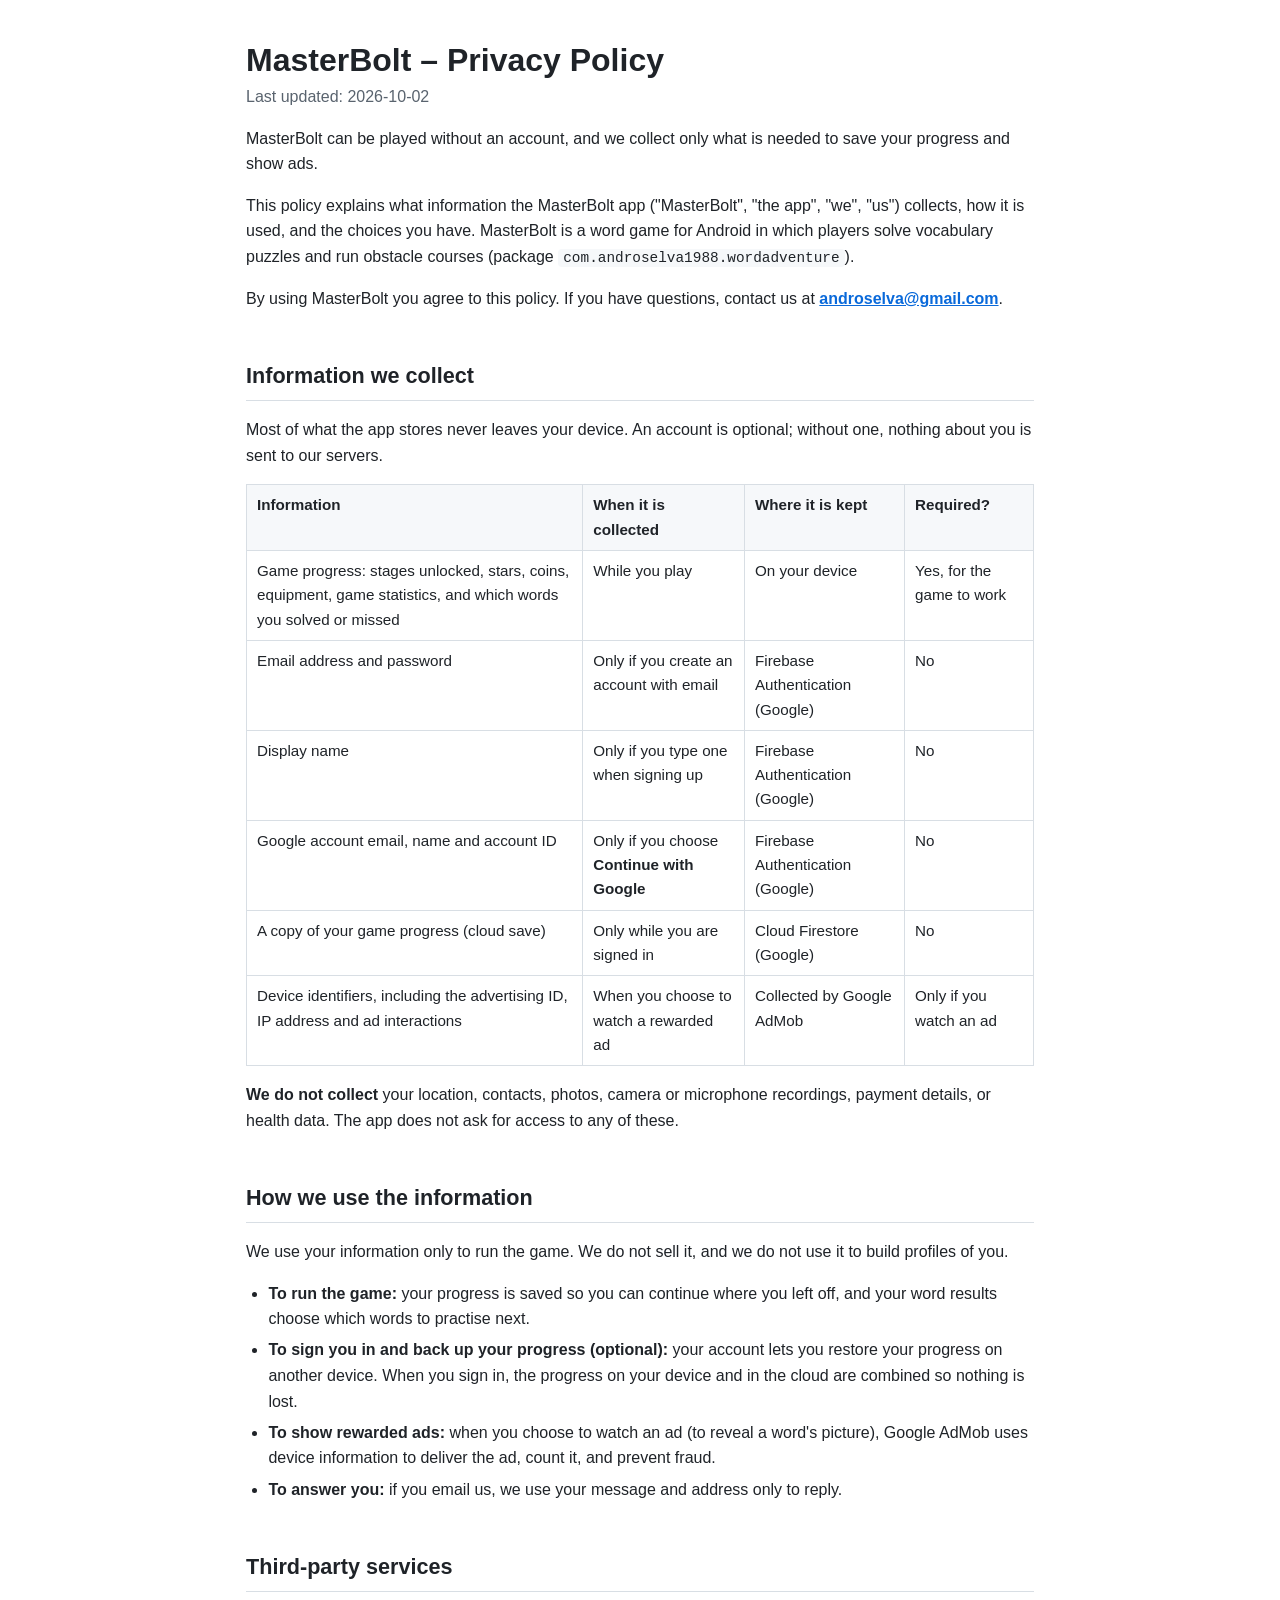
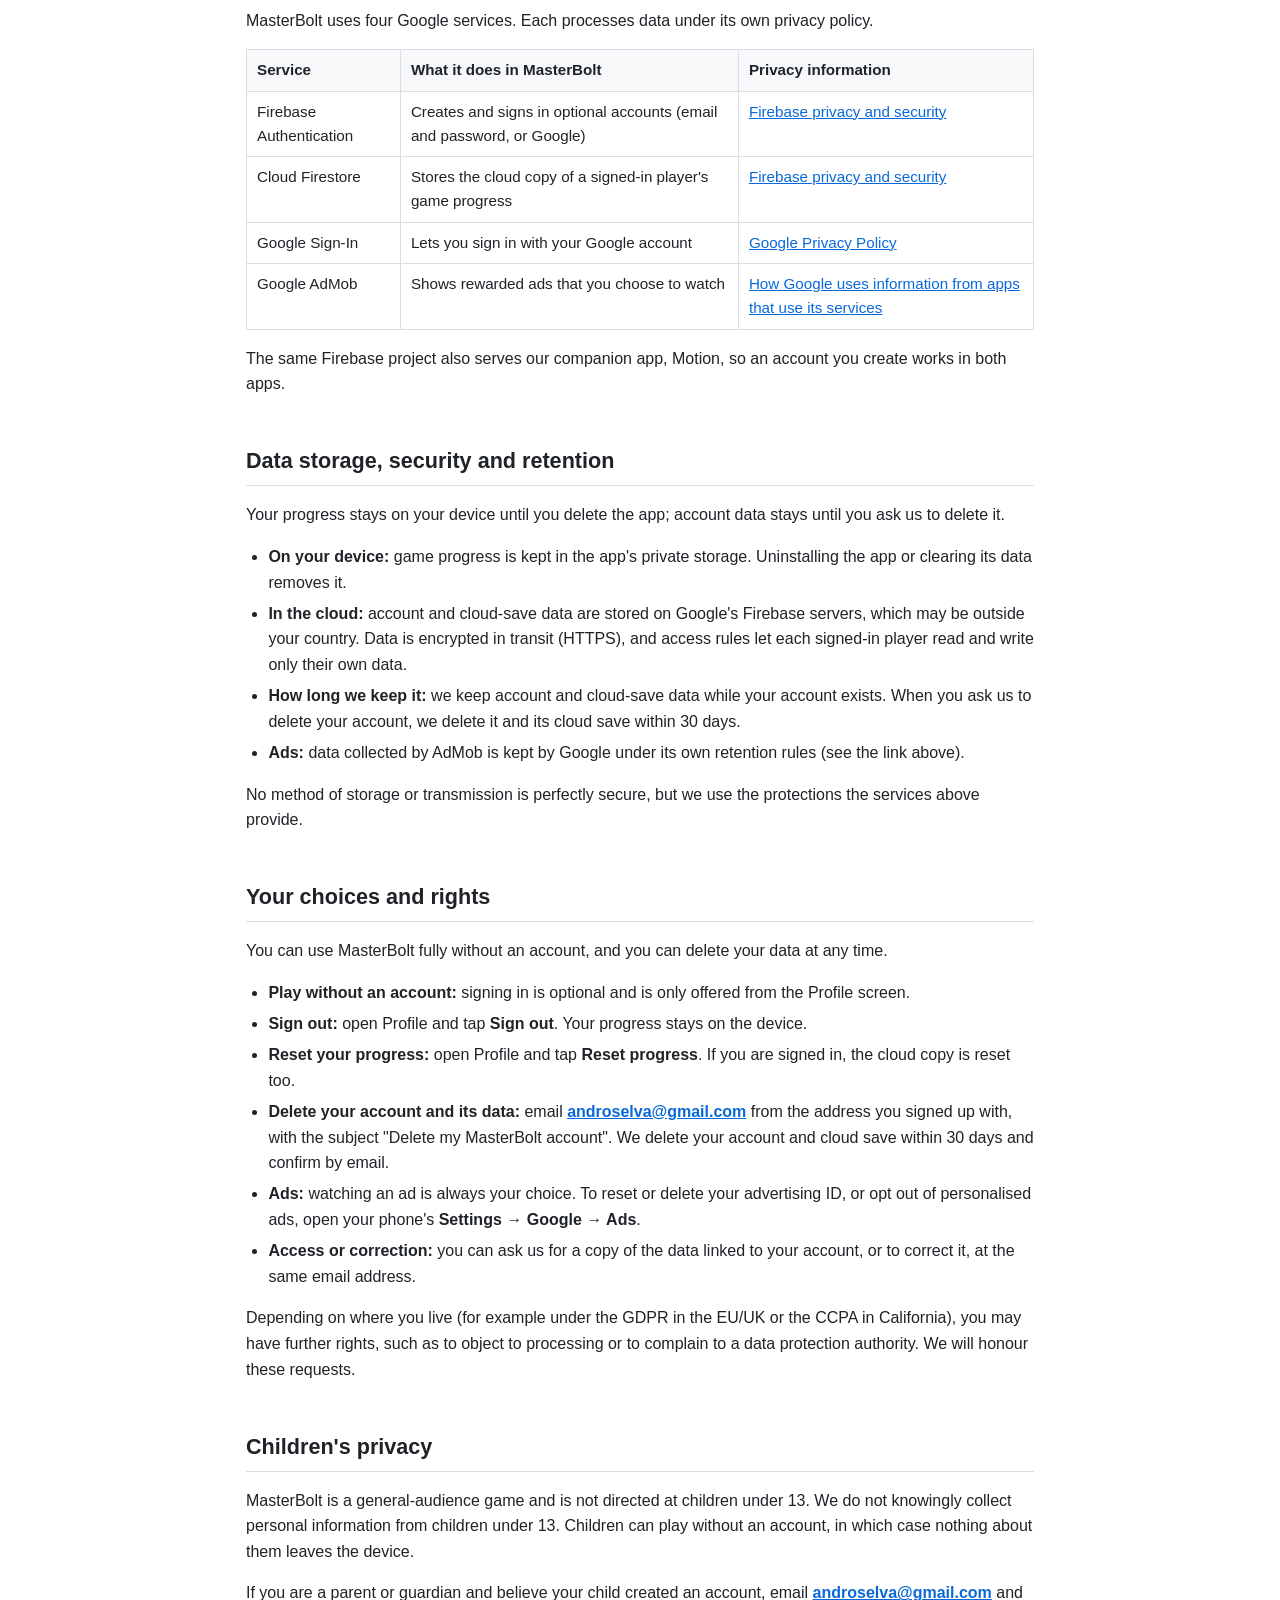
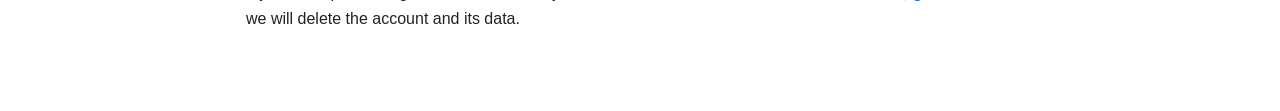
<file: masterbolt-privacy-policy.html>
<!doctype html>
<html lang="en">
<head>
<meta charset="utf-8">
<meta name="viewport" content="width=device-width, initial-scale=1">
<title>MasterBolt – Privacy Policy</title>
<style>
  :root { --bg:#ffffff; --fg:#1f2328; --muted:#59636e; --line:#d8dee4; --head:#f6f8fa; --link:#0969da; }
  @media (prefers-color-scheme: dark) { :root { --bg:#0d1117; --fg:#e6edf3; --muted:#9198a1; --line:#30363d; --head:#161b22; --link:#4493f8; } }
  * { box-sizing: border-box; }
  body { margin:0; background:var(--bg); color:var(--fg); font:16px/1.6 -apple-system, BlinkMacSystemFont, "Segoe UI", Roboto, Helvetica, Arial, sans-serif; }
  main { max-width: 820px; margin: 0 auto; padding: 40px 16px 64px; }
  h1 { font-size: 2rem; line-height:1.25; margin: 0 0 4px; }
  h1 + p { color: var(--muted); margin-top: 0; }
  h2 { font-size: 1.35rem; margin: 2.2em 0 .6em; padding-bottom: .3em; border-bottom: 1px solid var(--line); }
  a { color: var(--link); }
  code { font-family: ui-monospace, SFMono-Regular, Menlo, Consolas, monospace; font-size: .9em; background: var(--head); padding: .1em .35em; border-radius: 4px; word-break: break-all; }
  ul { padding-left: 1.4em; } li p { margin: .35em 0; }
  .table-wrap { overflow-x: auto; margin: 1em 0; }
  table { border-collapse: collapse; width: 100%; font-size: .95rem; }
  th, td { border: 1px solid var(--line); padding: 8px 10px; text-align: left; vertical-align: top; }
  th { background: var(--head); }
</style>
</head>
<body>
<main>
<h1 id="masterbolt-privacy-policy">MasterBolt – Privacy Policy</h1>
<p>Last updated: <time data-atom="date" datetime="2026-10-02">2026-10-02</time></p>
<p>MasterBolt can be played without an account, and we collect only what is needed to save your progress and show ads.</p>
<p>This policy explains what information the MasterBolt app (&quot;MasterBolt&quot;, &quot;the app&quot;, &quot;we&quot;, &quot;us&quot;) collects, how it is used, and the choices you have. MasterBolt is a word game for Android in which players solve vocabulary puzzles and run obstacle courses (package <code>com.androselva1988.wordadventure</code>).</p>
<p>By using MasterBolt you agree to this policy. If you have questions, contact us at <strong><a href="mailto:androselva@gmail.com">androselva@gmail.com</a></strong>.</p>
<h2 id="information-we-collect">Information we collect</h2>
<p>Most of what the app stores never leaves your device. An account is optional; without one, nothing about you is sent to our servers.</p>
<div class="table-wrap"><table><thead><tr><th>Information</th><th>When it is collected</th><th>Where it is kept</th><th>Required?</th></tr></thead><tbody><tr><td>Game progress: stages unlocked, stars, coins, equipment, game statistics, and which words you solved or missed</td><td>While you play</td><td>On your device</td><td>Yes, for the game to work</td></tr><tr><td>Email address and password</td><td>Only if you create an account with email</td><td>Firebase Authentication (Google)</td><td>No</td></tr><tr><td>Display name</td><td>Only if you type one when signing up</td><td>Firebase Authentication (Google)</td><td>No</td></tr><tr><td>Google account email, name and account ID</td><td>Only if you choose <strong>Continue with Google</strong></td><td>Firebase Authentication (Google)</td><td>No</td></tr><tr><td>A copy of your game progress (cloud save)</td><td>Only while you are signed in</td><td>Cloud Firestore (Google)</td><td>No</td></tr><tr><td>Device identifiers, including the advertising ID, IP address and ad interactions</td><td>When you choose to watch a rewarded ad</td><td>Collected by Google AdMob</td><td>Only if you watch an ad</td></tr></tbody></table></div>
<p><strong>We do not collect</strong> your location, contacts, photos, camera or microphone recordings, payment details, or health data. The app does not ask for access to any of these.</p>
<h2 id="how-we-use-the-information">How we use the information</h2>
<p>We use your information only to run the game. We do not sell it, and we do not use it to build profiles of you.</p>
<ul><li><p><strong>To run the game:</strong> your progress is saved so you can continue where you left off, and your word results choose which words to practise next.</p></li><li><p><strong>To sign you in and back up your progress (optional):</strong> your account lets you restore your progress on another device. When you sign in, the progress on your device and in the cloud are combined so nothing is lost.</p></li><li><p><strong>To show rewarded ads:</strong> when you choose to watch an ad (to reveal a word&#39;s picture), Google AdMob uses device information to deliver the ad, count it, and prevent fraud.</p></li><li><p><strong>To answer you:</strong> if you email us, we use your message and address only to reply.</p></li></ul>
<h2 id="third-party-services">Third-party services</h2>
<p>MasterBolt uses four Google services. Each processes data under its own privacy policy.</p>
<div class="table-wrap"><table><thead><tr><th>Service</th><th>What it does in MasterBolt</th><th>Privacy information</th></tr></thead><tbody><tr><td>Firebase Authentication</td><td>Creates and signs in optional accounts (email and password, or Google)</td><td><a href="https://firebase.google.com/support/privacy">Firebase privacy and security</a></td></tr><tr><td>Cloud Firestore</td><td>Stores the cloud copy of a signed-in player&#39;s game progress</td><td><a href="https://firebase.google.com/support/privacy">Firebase privacy and security</a></td></tr><tr><td>Google Sign-In</td><td>Lets you sign in with your Google account</td><td><a href="https://policies.google.com/privacy">Google Privacy Policy</a></td></tr><tr><td>Google AdMob</td><td>Shows rewarded ads that you choose to watch</td><td><a href="https://policies.google.com/technologies/partner-sites">How Google uses information from apps that use its services</a></td></tr></tbody></table></div>
<p>The same Firebase project also serves our companion app, Motion, so an account you create works in both apps.</p>
<h2 id="data-storage-security-and-retention">Data storage, security and retention</h2>
<p>Your progress stays on your device until you delete the app; account data stays until you ask us to delete it.</p>
<ul><li><p><strong>On your device:</strong> game progress is kept in the app&#39;s private storage. Uninstalling the app or clearing its data removes it.</p></li><li><p><strong>In the cloud:</strong> account and cloud-save data are stored on Google&#39;s Firebase servers, which may be outside your country. Data is encrypted in transit (HTTPS), and access rules let each signed-in player read and write only their own data.</p></li><li><p><strong>How long we keep it:</strong> we keep account and cloud-save data while your account exists. When you ask us to delete your account, we delete it and its cloud save within 30 days.</p></li><li><p><strong>Ads:</strong> data collected by AdMob is kept by Google under its own retention rules (see the link above).</p></li></ul>
<p>No method of storage or transmission is perfectly secure, but we use the protections the services above provide.</p>
<h2 id="your-choices-and-rights">Your choices and rights</h2>
<p>You can use MasterBolt fully without an account, and you can delete your data at any time.</p>
<ul><li><p><strong>Play without an account:</strong> signing in is optional and is only offered from the Profile screen.</p></li><li><p><strong>Sign out:</strong> open Profile and tap <strong>Sign out</strong>. Your progress stays on the device.</p></li><li><p><strong>Reset your progress:</strong> open Profile and tap <strong>Reset progress</strong>. If you are signed in, the cloud copy is reset too.</p></li><li><p><strong>Delete your account and its data:</strong> email <strong><a href="mailto:androselva@gmail.com">androselva@gmail.com</a></strong> from the address you signed up with, with the subject &quot;Delete my MasterBolt account&quot;. We delete your account and cloud save within 30 days and confirm by email.</p></li><li><p><strong>Ads:</strong> watching an ad is always your choice. To reset or delete your advertising ID, or opt out of personalised ads, open your phone&#39;s <strong>Settings → Google → Ads</strong>.</p></li><li><p><strong>Access or correction:</strong> you can ask us for a copy of the data linked to your account, or to correct it, at the same email address.</p></li></ul>
<p>Depending on where you live (for example under the GDPR in the EU/UK or the CCPA in California), you may have further rights, such as to object to processing or to complain to a data protection authority. We will honour these requests.</p>
<h2 id="childrens-privacy">Children&#39;s privacy</h2>
<p>MasterBolt is a general-audience game and is not directed at children under 13. We do not knowingly collect personal information from children under 13. Children can play without an account, in which case nothing about them leaves the device.</p>
<p>If you are a parent or guardian and believe your child created an account, email <strong><a href="mailto:androselva@gmail.com">androselva@gmail.com</a></strong> and we will delete the account and its data.</p>
</main>
</body>
</html>
</file>
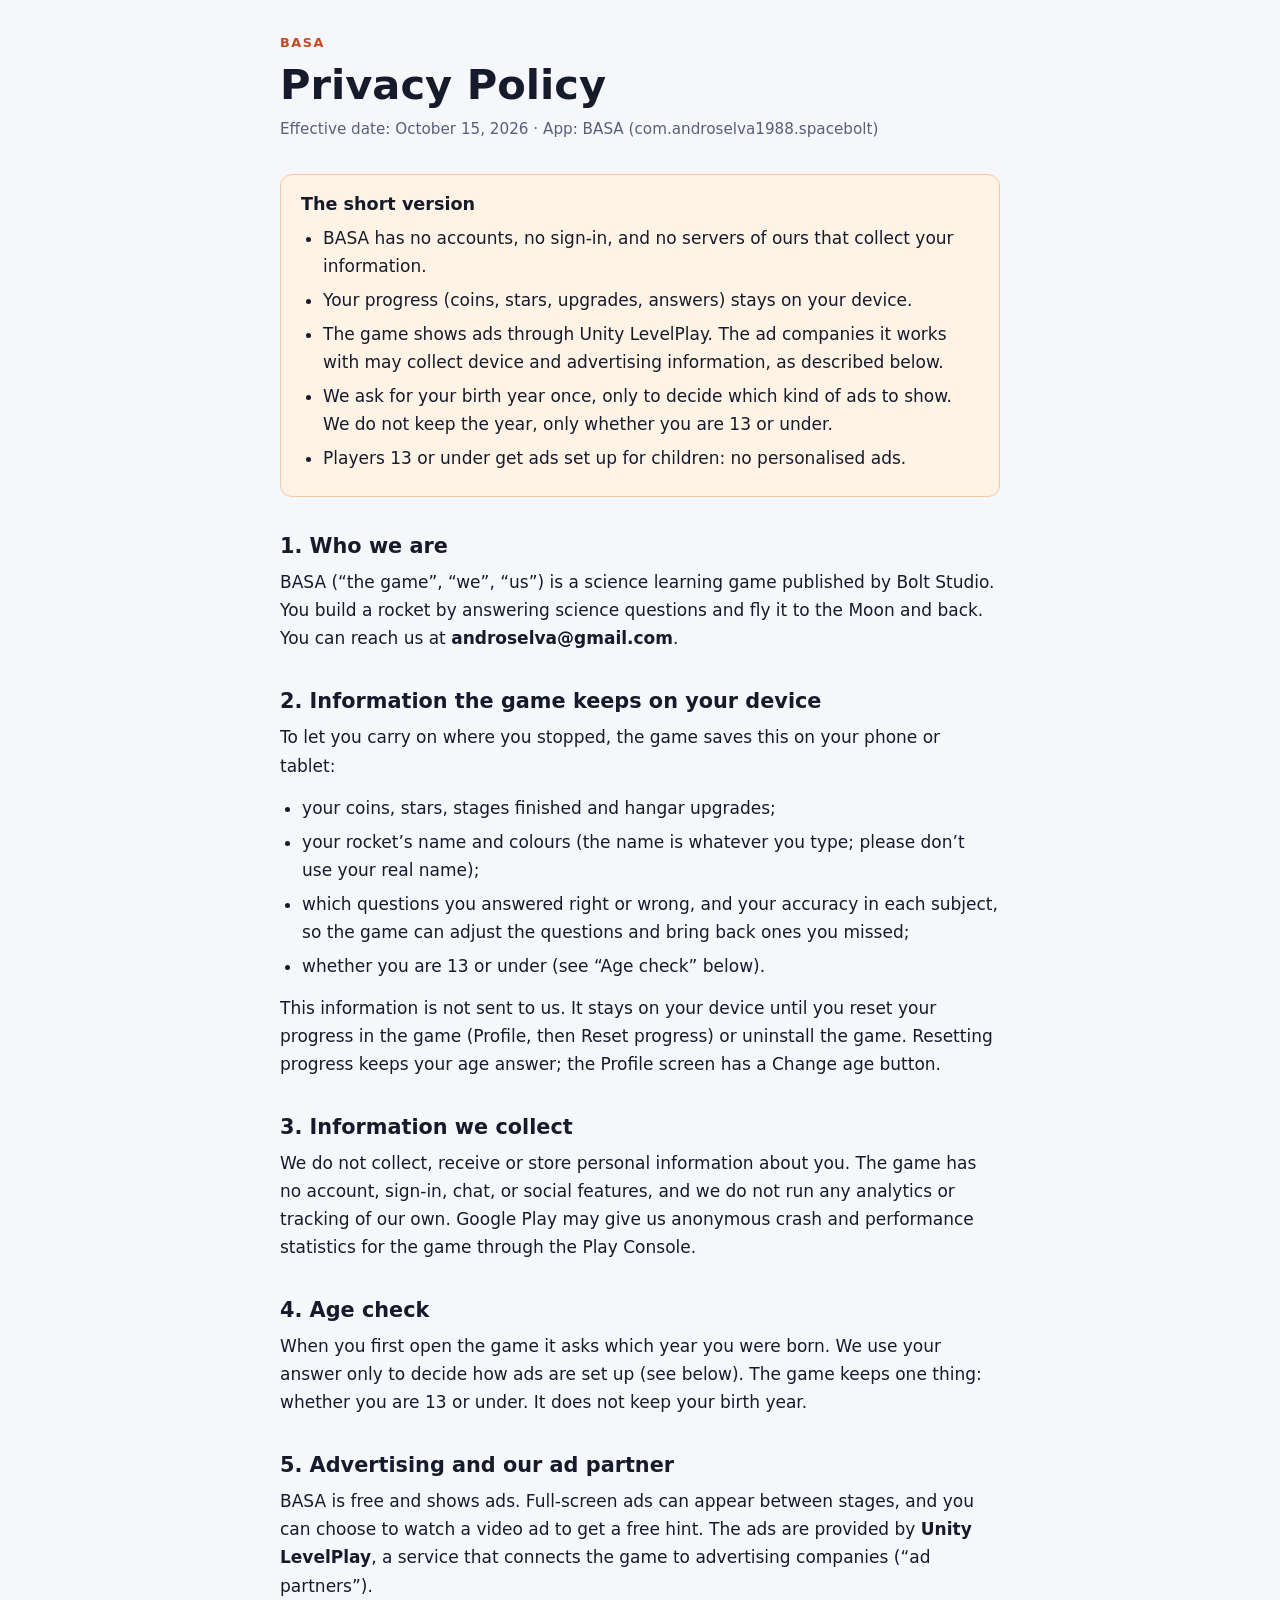
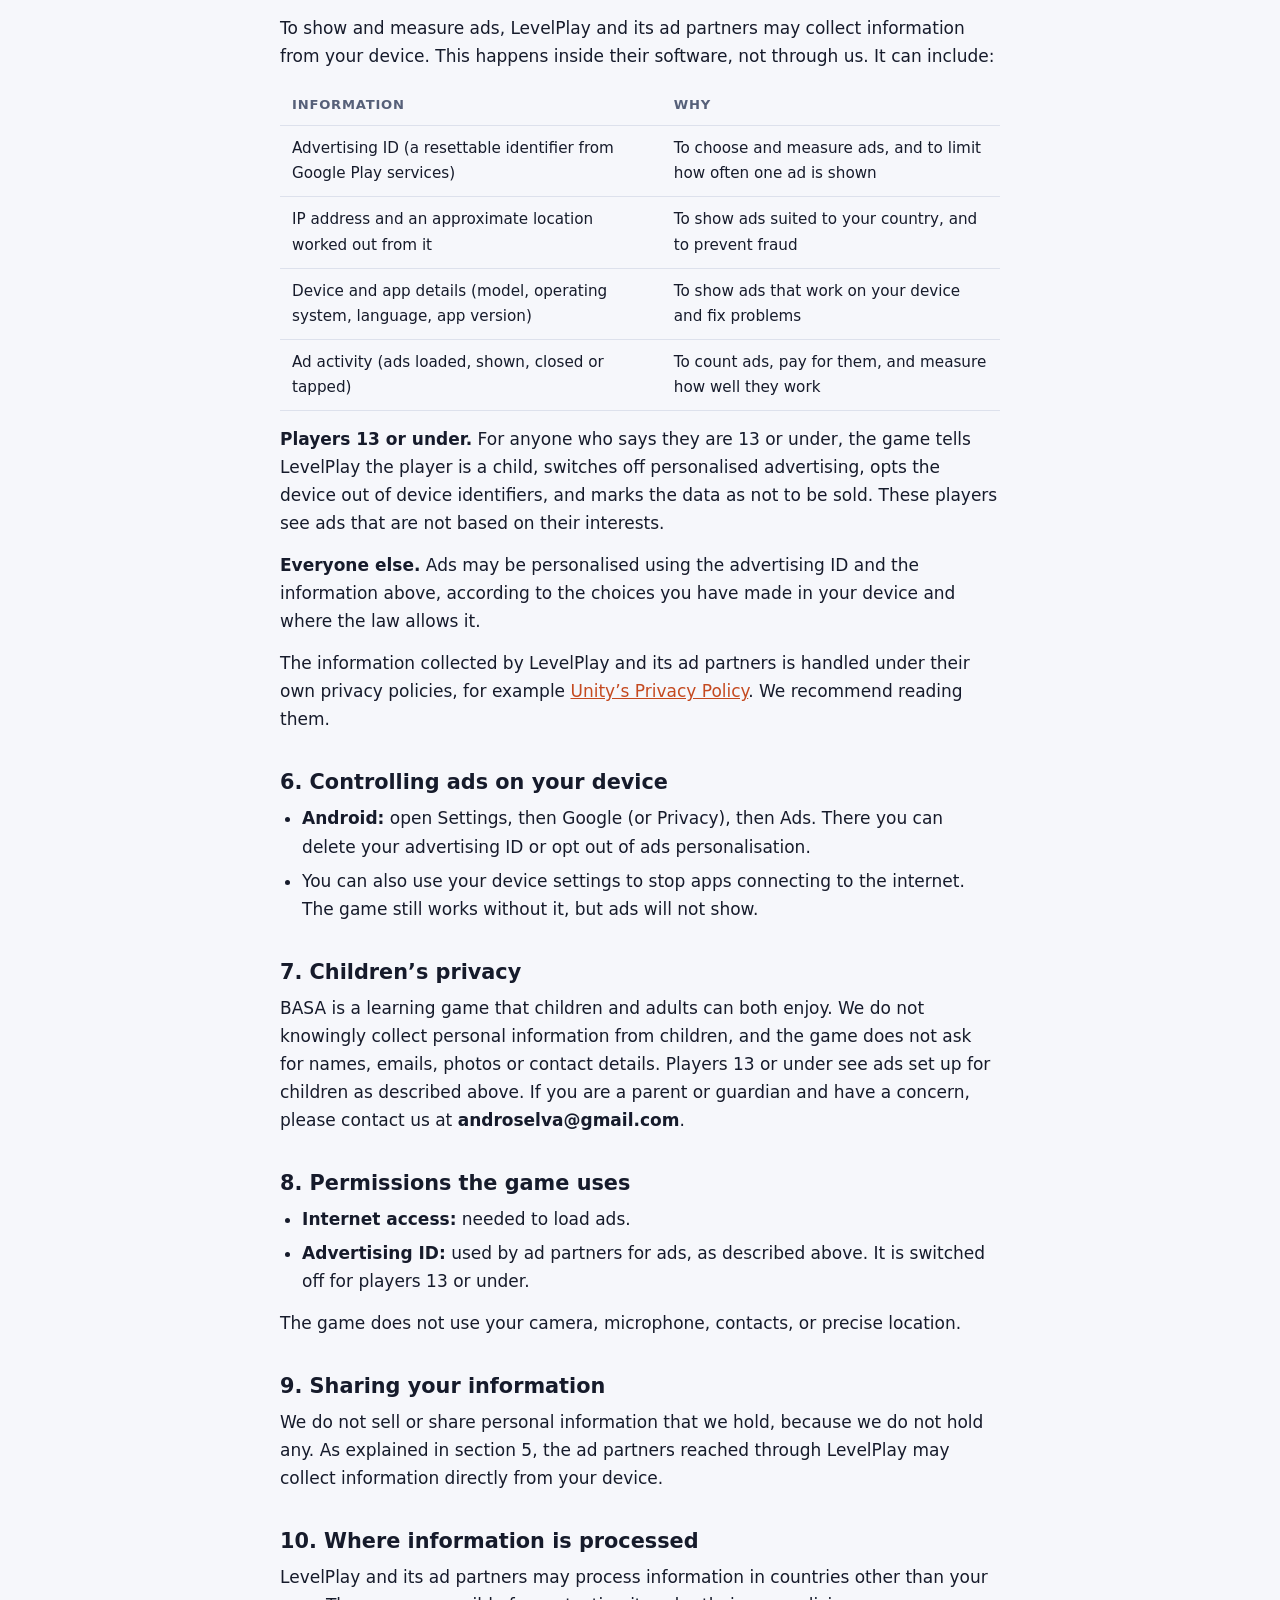
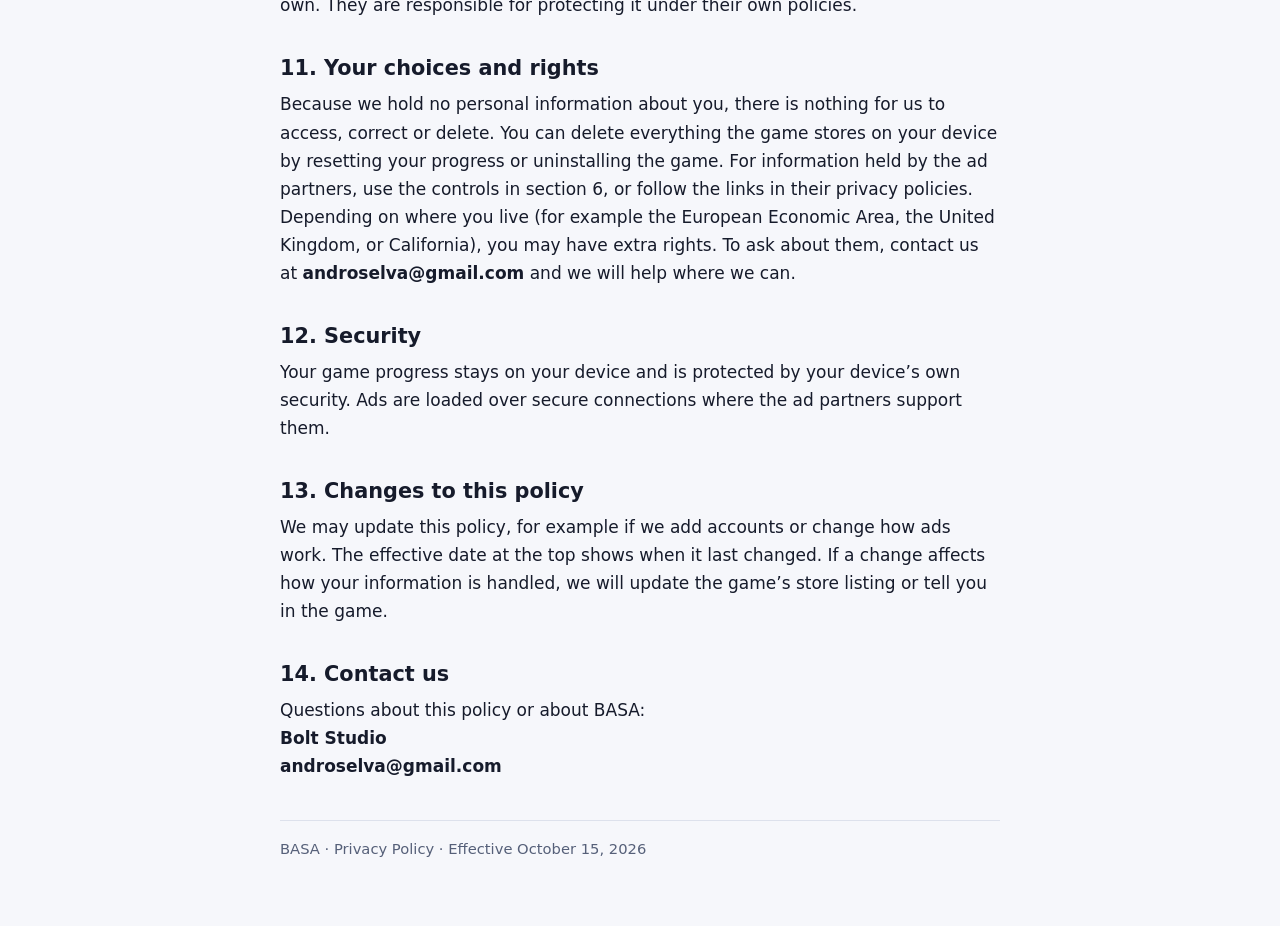
<file: spacebolt-privacy-policy.html>
<!doctype html>
<html lang="en">
<head>
<meta charset="utf-8">
<meta name="viewport" content="width=device-width, initial-scale=1">
<title>BASA Privacy Policy</title>
<meta name="description" content="How BASA, a science learning game, handles information.">
<style>
  :root {
    --bg: #f6f7fb;
    --card: #ffffff;
    --fg: #161b2b;
    --muted: #566079;
    --line: #dde1ec;
    --accent: #c4491f;
    --note: #fff3e6;
    --note-line: #f1c9a4;
  }
  @media (prefers-color-scheme: dark) {
    :root {
      --bg: #0c1019;
      --card: #131928;
      --fg: #e8ebf4;
      --muted: #a0a9c0;
      --line: #263049;
      --accent: #ff9a63;
      --note: #1d2436;
      --note-line: #34405e;
    }
  }
  * { box-sizing: border-box; }
  html { -webkit-text-size-adjust: 100%; }
  body {
    margin: 0;
    background: var(--bg);
    color: var(--fg);
    font: 17px/1.65 system-ui, -apple-system, "Segoe UI", Roboto, "Helvetica Neue", Arial, sans-serif;
  }
  main {
    max-width: 760px;
    margin: 0 auto;
    padding: 32px 20px 64px;
  }
  header { padding-bottom: 8px; }
  .eyebrow {
    margin: 0 0 8px;
    font-size: 0.8rem;
    letter-spacing: 0.12em;
    text-transform: uppercase;
    color: var(--accent);
    font-weight: 600;
  }
  h1 { margin: 0 0 8px; font-size: clamp(1.9rem, 6vw, 2.6rem); line-height: 1.15; }
  h2 { margin: 36px 0 8px; font-size: 1.3rem; line-height: 1.3; }
  p, li { max-width: 68ch; }
  p { margin: 0 0 14px; }
  ul { margin: 0 0 14px; padding-left: 1.3em; }
  li { margin-bottom: 6px; }
  a { color: var(--accent); }
  a:focus-visible { outline: 2px solid var(--accent); outline-offset: 2px; }
  .meta { color: var(--muted); margin: 0; font-size: 0.95rem; }
  .summary {
    margin: 24px 0 0;
    padding: 18px 20px;
    background: var(--note);
    border: 1px solid var(--note-line);
    border-radius: 12px;
  }
  .summary h2 { margin-top: 0; font-size: 1.1rem; }
  .summary ul { margin-bottom: 0; }
  .table-wrap { overflow-x: auto; margin: 0 0 14px; }
  table { border-collapse: collapse; width: 100%; min-width: 480px; font-size: 0.95rem; }
  th, td { text-align: left; vertical-align: top; padding: 10px 12px; border-bottom: 1px solid var(--line); }
  th { color: var(--muted); font-weight: 600; font-size: 0.82rem; letter-spacing: 0.06em; text-transform: uppercase; }
  footer { margin-top: 40px; padding-top: 16px; border-top: 1px solid var(--line); color: var(--muted); font-size: 0.92rem; }
</style>
</head>
<body>
<main>
  <header>
    <p class="eyebrow">BASA</p>
    <h1>Privacy Policy</h1>
    <p class="meta">Effective date: October 15, 2026 &middot; App: BASA (com.androselva1988.spacebolt)</p>
  </header>

  <section class="summary" aria-labelledby="summary">
    <h2 id="summary">The short version</h2>
    <ul>
      <li>BASA has no accounts, no sign-in, and no servers of ours that collect your information.</li>
      <li>Your progress (coins, stars, upgrades, answers) stays on your device.</li>
      <li>The game shows ads through Unity LevelPlay. The ad companies it works with may collect device and advertising information, as described below.</li>
      <li>We ask for your birth year once, only to decide which kind of ads to show. We do not keep the year, only whether you are 13 or under.</li>
      <li>Players 13 or under get ads set up for children: no personalised ads.</li>
    </ul>
  </section>

  <h2>1. Who we are</h2>
  <p>BASA (&ldquo;the game&rdquo;, &ldquo;we&rdquo;, &ldquo;us&rdquo;) is a science learning game published by Bolt Studio. You build a rocket by answering science questions and fly it to the Moon and back. You can reach us at <strong>androselva@gmail.com</strong>.</p>

  <h2>2. Information the game keeps on your device</h2>
  <p>To let you carry on where you stopped, the game saves this on your phone or tablet:</p>
  <ul>
    <li>your coins, stars, stages finished and hangar upgrades;</li>
    <li>your rocket&rsquo;s name and colours (the name is whatever you type; please don&rsquo;t use your real name);</li>
    <li>which questions you answered right or wrong, and your accuracy in each subject, so the game can adjust the questions and bring back ones you missed;</li>
    <li>whether you are 13 or under (see &ldquo;Age check&rdquo; below).</li>
  </ul>
  <p>This information is not sent to us. It stays on your device until you reset your progress in the game (Profile, then Reset progress) or uninstall the game. Resetting progress keeps your age answer; the Profile screen has a Change age button.</p>

  <h2>3. Information we collect</h2>
  <p>We do not collect, receive or store personal information about you. The game has no account, sign-in, chat, or social features, and we do not run any analytics or tracking of our own. Google Play may give us anonymous crash and performance statistics for the game through the Play Console.</p>

  <h2>4. Age check</h2>
  <p>When you first open the game it asks which year you were born. We use your answer only to decide how ads are set up (see below). The game keeps one thing: whether you are 13 or under. It does not keep your birth year.</p>

  <h2>5. Advertising and our ad partner</h2>
  <p>BASA is free and shows ads. Full-screen ads can appear between stages, and you can choose to watch a video ad to get a free hint. The ads are provided by <strong>Unity LevelPlay</strong>, a service that connects the game to advertising companies (&ldquo;ad partners&rdquo;).</p>
  <p>To show and measure ads, LevelPlay and its ad partners may collect information from your device. This happens inside their software, not through us. It can include:</p>
  <div class="table-wrap">
    <table>
      <thead>
        <tr><th>Information</th><th>Why</th></tr>
      </thead>
      <tbody>
        <tr><td>Advertising ID (a resettable identifier from Google Play services)</td><td>To choose and measure ads, and to limit how often one ad is shown</td></tr>
        <tr><td>IP address and an approximate location worked out from it</td><td>To show ads suited to your country, and to prevent fraud</td></tr>
        <tr><td>Device and app details (model, operating system, language, app version)</td><td>To show ads that work on your device and fix problems</td></tr>
        <tr><td>Ad activity (ads loaded, shown, closed or tapped)</td><td>To count ads, pay for them, and measure how well they work</td></tr>
      </tbody>
    </table>
  </div>

  <p><strong>Players 13 or under.</strong> For anyone who says they are 13 or under, the game tells LevelPlay the player is a child, switches off personalised advertising, opts the device out of device identifiers, and marks the data as not to be sold. These players see ads that are not based on their interests.</p>
  <p><strong>Everyone else.</strong> Ads may be personalised using the advertising ID and the information above, according to the choices you have made in your device and where the law allows it.</p>
  <p>The information collected by LevelPlay and its ad partners is handled under their own privacy policies, for example <a href="https://unity.com/legal/privacy-policy" target="_blank" rel="noopener noreferrer">Unity&rsquo;s Privacy Policy</a>. We recommend reading them.</p>

  <h2>6. Controlling ads on your device</h2>
  <ul>
    <li><strong>Android:</strong> open Settings, then Google (or Privacy), then Ads. There you can delete your advertising ID or opt out of ads personalisation.</li>
    <li>You can also use your device settings to stop apps connecting to the internet. The game still works without it, but ads will not show.</li>
  </ul>

  <h2>7. Children&rsquo;s privacy</h2>
  <p>BASA is a learning game that children and adults can both enjoy. We do not knowingly collect personal information from children, and the game does not ask for names, emails, photos or contact details. Players 13 or under see ads set up for children as described above. If you are a parent or guardian and have a concern, please contact us at <strong>androselva@gmail.com</strong>.</p>

  <h2>8. Permissions the game uses</h2>
  <ul>
    <li><strong>Internet access:</strong> needed to load ads.</li>
    <li><strong>Advertising ID:</strong> used by ad partners for ads, as described above. It is switched off for players 13 or under.</li>
  </ul>
  <p>The game does not use your camera, microphone, contacts, or precise location.</p>

  <h2>9. Sharing your information</h2>
  <p>We do not sell or share personal information that we hold, because we do not hold any. As explained in section 5, the ad partners reached through LevelPlay may collect information directly from your device.</p>

  <h2>10. Where information is processed</h2>
  <p>LevelPlay and its ad partners may process information in countries other than your own. They are responsible for protecting it under their own policies.</p>

  <h2>11. Your choices and rights</h2>
  <p>Because we hold no personal information about you, there is nothing for us to access, correct or delete. You can delete everything the game stores on your device by resetting your progress or uninstalling the game. For information held by the ad partners, use the controls in section 6, or follow the links in their privacy policies. Depending on where you live (for example the European Economic Area, the United Kingdom, or California), you may have extra rights. To ask about them, contact us at <strong>androselva@gmail.com</strong> and we will help where we can.</p>

  <h2>12. Security</h2>
  <p>Your game progress stays on your device and is protected by your device&rsquo;s own security. Ads are loaded over secure connections where the ad partners support them.</p>

  <h2>13. Changes to this policy</h2>
  <p>We may update this policy, for example if we add accounts or change how ads work. The effective date at the top shows when it last changed. If a change affects how your information is handled, we will update the game&rsquo;s store listing or tell you in the game.</p>

  <h2>14. Contact us</h2>
  <p>Questions about this policy or about BASA:<br><strong>Bolt Studio</strong><br><strong>androselva@gmail.com</strong></p>

  <footer>BASA &middot; Privacy Policy &middot; Effective October 15, 2026</footer>
</main>
</body>
</html>
</file>
<file: style.css>
* {
  box-sizing: border-box;
}

body {
  margin: 0;
  font-family: Arial, Helvetica, sans-serif;
  background: #f5f7fb;
  color: #202124;
  line-height: 1.6;
}

.container {
  width: min(900px, calc(100% - 32px));
  margin: 60px auto;
}

.card {
  background: #ffffff;
  border-radius: 14px;
  padding: 40px;
  box-shadow: 0 4px 18px rgba(0, 0, 0, 0.08);
}

h1 {
  margin-top: 0;
  font-size: 36px;
}

h2 {
  margin-top: 30px;
  font-size: 22px;
}

.button {
  display: inline-block;
  margin-top: 20px;
  padding: 12px 20px;
  border-radius: 8px;
  background: #111827;
  color: #ffffff;
  text-decoration: none;
}

.button:hover {
  opacity: 0.9;
}

a {
  color: #2563eb;
}

@media (max-width: 600px) {
  .container {
    margin: 20px auto;
  }

  .card {
    padding: 24px;
  }

  h1 {
    font-size: 30px;
  }
}
</file>
